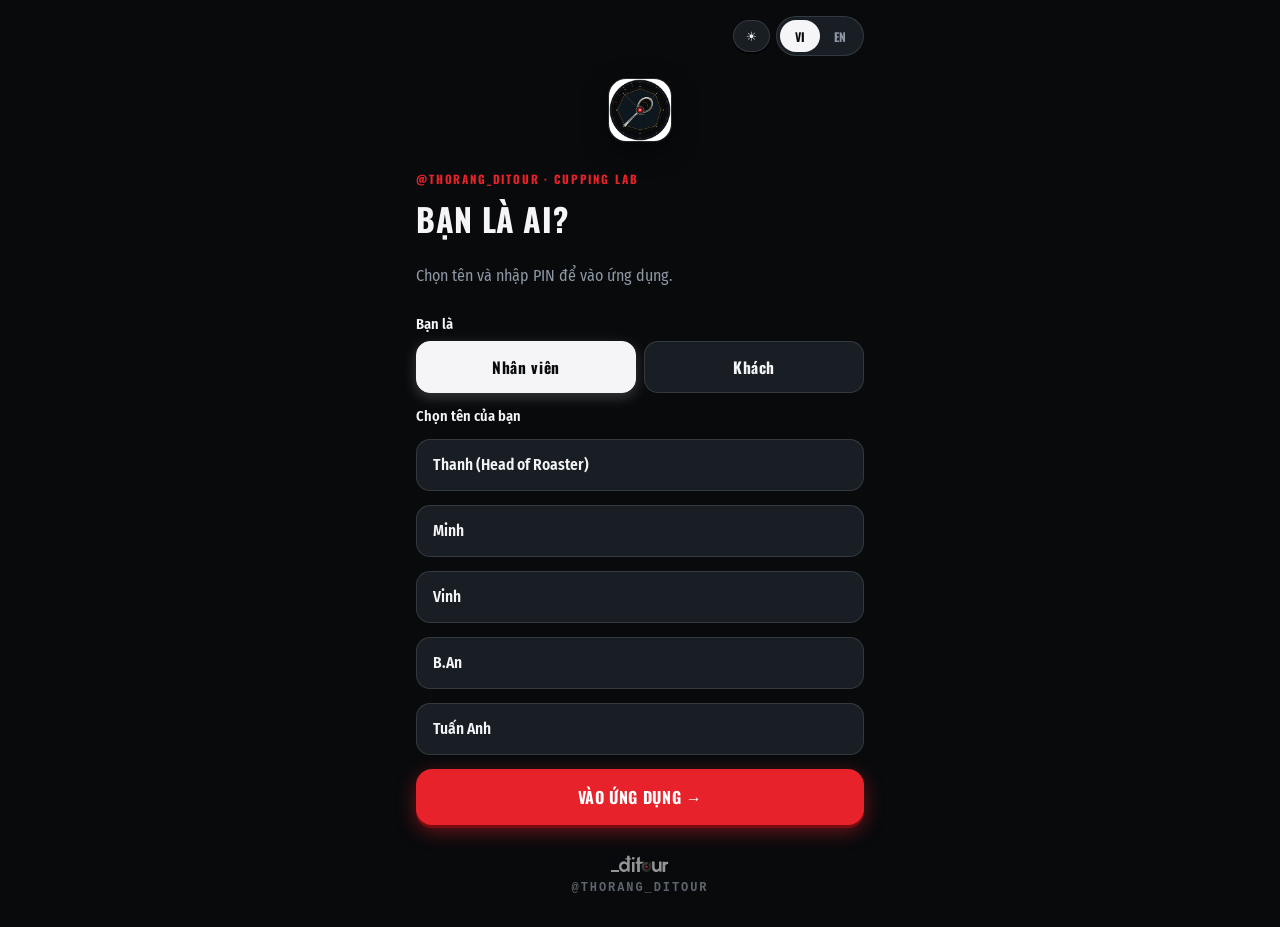
<file: index.html>
<!doctype html>
<html lang="vi">
<head>
<meta charset="utf-8">
<meta name="viewport" content="width=device-width, initial-scale=1, viewport-fit=cover">
<meta name="referrer" content="no-referrer">
<meta name="theme-color" content="#080A0C">
<meta name="apple-mobile-web-app-capable" content="yes">
<meta name="apple-mobile-web-app-status-bar-style" content="black-translucent">
<meta name="apple-mobile-web-app-title" content="Cupping">
<title>Cupping Lab · @thorang_ditour</title>
<link rel="manifest" href="manifest.webmanifest">
<link rel="apple-touch-icon" href="icon-bx-192.png">
<link rel="icon" type="image/png" sizes="192x192" href="icon-bx-192.png">
<link rel="stylesheet" href="styles.css">
</head>
<body>
<div id="app"></div>
<div id="toast" class="toast" role="status" aria-live="polite"></div>
<script src="config.js"></script>
<script src="taxonomy.js"></script>
<script src="i18n.js"></script>
<script src="state.js"></script>
<script src="wheel.js"></script>
<script src="api.js"></script>
<script src="app.js"></script>
<script>
if ('serviceWorker' in navigator) {
  window.addEventListener('load', function() {
    navigator.serviceWorker.register('./sw.js').catch(function() {});
  });
}
</script>
</body>
</html>
</file>
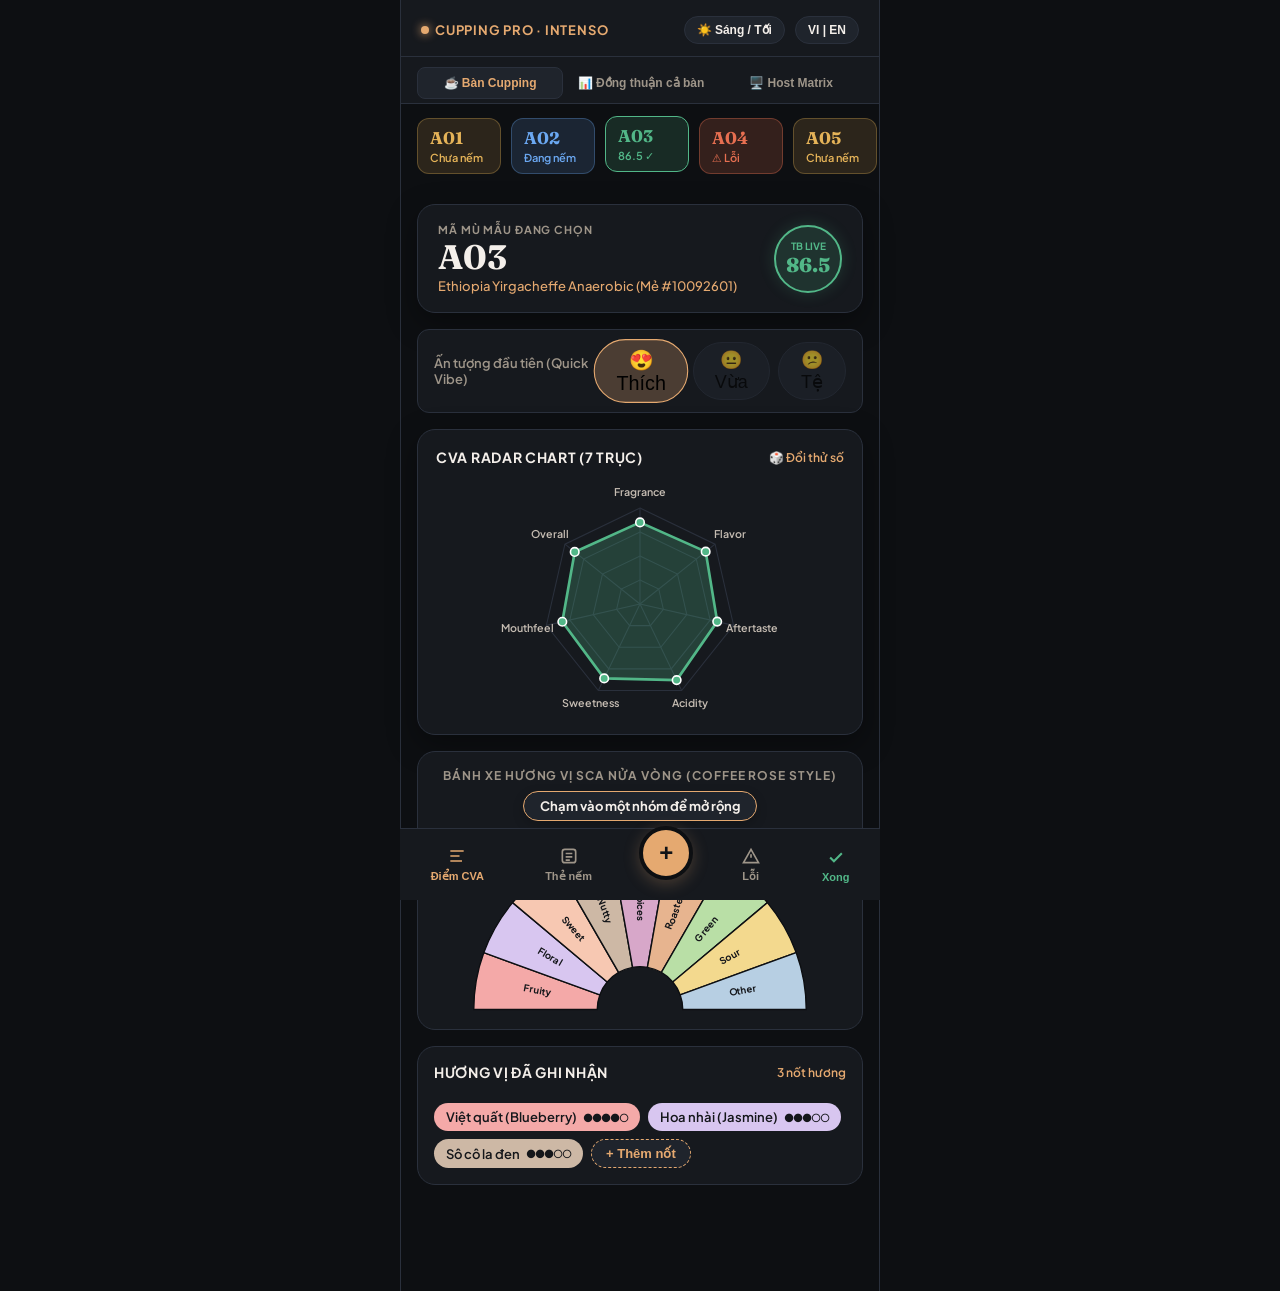
<file: preview-cupping-pro.html>
<!DOCTYPE html>
<html lang="vi">
<head>
<meta charset="utf-8">
<meta name="viewport" content="width=device-width, initial-scale=1, viewport-fit=cover">
<title>Mô phỏng Cupping Pro — Intenso Roastery</title>
<link rel="preconnect" href="https://fonts.googleapis.com">
<link href="https://fonts.googleapis.com/css2?family=Plus+Jakarta+Sans:wght@400;500;600;700;800&family=Fraunces:opsz,wght@9..144,600;9..144,700&display=swap" rel="stylesheet">
<style>
:root {
  --bg: #0D0F12;
  --surface: #16191E;
  --surface-raised: #1F242C;
  --surface-border: #2A303C;
  --text-main: #F4EFEA;
  --text-muted: #9E9589;
  --accent: #E5A970;
  --accent-glow: rgba(229, 169, 112, 0.25);
  --tag-bg: #222832;

  /* 4 Cup Indicator Colors (Coffee Rose inspired) */
  --c-uncupped: #E5B358;
  --c-uncupped-bg: rgba(229, 179, 88, 0.14);
  --c-inprogress: #6BA8F2;
  --c-inprogress-bg: rgba(107, 168, 242, 0.15);
  --c-finished: #52B788;
  --c-finished-bg: rgba(82, 183, 136, 0.16);
  --c-defect: #E76F51;
  --c-defect-bg: rgba(231, 111, 81, 0.18);
  
  --radius-lg: 18px;
  --radius-md: 12px;
  --radius-sm: 8px;
  --shadow: 0 10px 30px rgba(0, 0, 0, 0.35);
  --transition: all 0.25s cubic-bezier(0.16, 1, 0.3, 1);
}

body.light-mode {
  --bg: #F5F1EB;
  --surface: #FFFFFF;
  --surface-raised: #EAE4DC;
  --surface-border: #D8D0C5;
  --text-main: #1D1E20;
  --text-muted: #6B665E;
  --accent: #C87A38;
  --accent-glow: rgba(200, 122, 56, 0.2);
  --tag-bg: #EAE3D9;
  --shadow: 0 8px 24px rgba(0, 0, 0, 0.08);
}

* { box-sizing: border-box; -webkit-tap-highlight-color: transparent; }
body {
  margin: 0;
  padding: 0;
  background: var(--bg);
  color: var(--text-main);
  font-family: 'Plus Jakarta Sans', system-ui, sans-serif;
  min-height: 100vh;
  display: flex;
  justify-content: center;
  transition: background 0.3s ease, color 0.3s ease;
}

.app-container {
  width: 100%;
  max-width: 480px;
  min-height: 100vh;
  background: var(--bg);
  display: flex;
  flex-direction: column;
  position: relative;
  border-left: 1px solid var(--surface-border);
  border-right: 1px solid var(--surface-border);
  padding-bottom: 90px;
}

/* Header */
header {
  padding: 16px 20px 12px;
  display: flex;
  align-items: center;
  justify-content: space-between;
  border-bottom: 1px solid var(--surface-border);
  background: var(--surface);
  position: sticky;
  top: 0;
  z-index: 20;
}
.brand-title {
  font-size: 13px;
  font-weight: 700;
  letter-spacing: 0.06em;
  text-transform: uppercase;
  color: var(--accent);
  display: flex;
  align-items: center;
  gap: 6px;
}
.brand-title::before {
  content: "";
  display: inline-block;
  width: 8px;
  height: 8px;
  border-radius: 50%;
  background: var(--accent);
  box-shadow: 0 0 10px var(--accent);
}
.header-actions {
  display: flex;
  align-items: center;
  gap: 10px;
}
.theme-btn, .lang-btn {
  background: var(--surface-raised);
  border: 1px solid var(--surface-border);
  color: var(--text-main);
  padding: 6px 12px;
  border-radius: 999px;
  font-size: 12px;
  font-weight: 600;
  cursor: pointer;
  display: flex;
  align-items: center;
  gap: 4px;
  transition: var(--transition);
}
.theme-btn:hover { border-color: var(--accent); }

/* Navigation Pills (Màn hình người nếm vs Đồng thuận vs Host) */
.view-nav {
  display: flex;
  padding: 10px 16px 4px;
  gap: 6px;
  background: var(--surface);
  border-bottom: 1px solid var(--surface-border);
}
.nav-pill {
  flex: 1;
  padding: 8px 4px;
  font-size: 12px;
  font-weight: 700;
  text-align: center;
  border-radius: var(--radius-sm);
  background: transparent;
  color: var(--text-muted);
  border: none;
  cursor: pointer;
  transition: var(--transition);
}
.nav-pill.active {
  background: var(--surface-raised);
  color: var(--accent);
  border: 1px solid var(--surface-border);
}

/* 4-Color Cup Chips */
.chips-bar {
  padding: 14px 16px;
  display: flex;
  gap: 10px;
  overflow-x: auto;
  scrollbar-width: none;
}
.chips-bar::-webkit-scrollbar { display: none; }
.cup-chip {
  flex: 0 0 auto;
  min-width: 84px;
  padding: 8px 12px;
  border-radius: var(--radius-md);
  border: 1.5px solid transparent;
  cursor: pointer;
  display: flex;
  flex-direction: column;
  gap: 3px;
  transition: var(--transition);
  position: relative;
}
.cup-chip .code {
  font-family: 'Fraunces', serif;
  font-size: 17px;
  font-weight: 700;
}
.cup-chip .status-text {
  font-size: 11px;
  font-weight: 600;
  display: flex;
  align-items: center;
  gap: 4px;
}
.cup-chip.selected {
  transform: translateY(-2px);
  box-shadow: 0 4px 16px var(--shadow);
}

/* Status variants */
.chip-uncupped {
  background: var(--c-uncupped-bg);
  color: var(--c-uncupped);
  border-color: rgba(229, 179, 88, 0.3);
}
.chip-uncupped.selected { border-color: var(--c-uncupped); }

.chip-inprogress {
  background: var(--c-inprogress-bg);
  color: var(--c-inprogress);
  border-color: rgba(107, 168, 242, 0.3);
}
.chip-inprogress.selected { border-color: var(--c-inprogress); }

.chip-finished {
  background: var(--c-finished-bg);
  color: var(--c-finished);
  border-color: rgba(82, 183, 136, 0.3);
}
.chip-finished.selected { border-color: var(--c-finished); }

.chip-defect {
  background: var(--c-defect-bg);
  color: var(--c-defect);
  border-color: rgba(231, 111, 81, 0.35);
}
.chip-defect.selected { border-color: var(--c-defect); }

/* Main Views */
.view-content {
  display: none;
  padding: 16px;
  flex-direction: column;
  gap: 16px;
}
.view-content.active { display: flex; }

/* Hero Lot Card */
.lot-card {
  background: var(--surface);
  border: 1px solid var(--surface-border);
  border-radius: var(--radius-lg);
  padding: 18px 20px;
  box-shadow: var(--shadow);
  display: flex;
  justify-content: space-between;
  align-items: center;
}
.lot-hero {
  display: flex;
  flex-direction: column;
  gap: 4px;
}
.lot-label {
  font-size: 11px;
  font-weight: 700;
  text-transform: uppercase;
  color: var(--text-muted);
  letter-spacing: 0.08em;
}
.lot-title {
  font-family: 'Fraunces', serif;
  font-size: 34px;
  font-weight: 700;
  line-height: 1;
  color: var(--text-main);
  display: flex;
  align-items: baseline;
  gap: 10px;
}
.revealed-info {
  font-size: 13px;
  font-weight: 500;
  color: var(--accent);
}
.score-badge {
  display: flex;
  flex-direction: column;
  align-items: center;
  justify-content: center;
  width: 68px;
  height: 68px;
  border-radius: 50%;
  background: var(--c-finished-bg);
  border: 2px solid var(--c-finished);
  color: var(--c-finished);
  box-shadow: 0 0 16px rgba(82, 183, 136, 0.2);
}
.score-badge span { font-size: 10px; font-weight: 700; text-transform: uppercase; }
.score-badge b { font-size: 20px; font-weight: 800; font-family: 'Fraunces', serif; }

/* Smile-o-meter / Quick Impression */
.smile-card {
  background: var(--surface);
  border: 1px solid var(--surface-border);
  border-radius: var(--radius-md);
  padding: 12px 16px;
  display: flex;
  align-items: center;
  justify-content: space-between;
}
.smile-label {
  font-size: 13px;
  font-weight: 600;
  color: var(--text-muted);
}
.smile-options {
  display: flex;
  gap: 8px;
}
.smile-btn {
  background: var(--surface-raised);
  border: 1px solid var(--surface-border);
  font-size: 18px;
  padding: 6px 14px;
  border-radius: 999px;
  cursor: pointer;
  transition: var(--transition);
  opacity: 0.6;
}
.smile-btn.active {
  opacity: 1;
  transform: scale(1.1);
  background: var(--accent-glow);
  border-color: var(--accent);
}

/* Radar Chart Card */
.radar-card {
  background: var(--surface);
  border: 1px solid var(--surface-border);
  border-radius: var(--radius-lg);
  padding: 18px;
  display: flex;
  flex-direction: column;
  align-items: center;
  box-shadow: var(--shadow);
}
.card-header {
  width: 100%;
  display: flex;
  justify-content: space-between;
  align-items: center;
  margin-bottom: 10px;
}
.card-header h3 {
  margin: 0;
  font-size: 14px;
  font-weight: 700;
  text-transform: uppercase;
  letter-spacing: 0.05em;
  color: var(--text-main);
}
.card-header .sub {
  font-size: 12px;
  color: var(--accent);
  font-weight: 600;
  cursor: pointer;
}
.radar-container {
  width: 100%;
  max-width: 320px;
  height: 240px;
}

/* Flavor Tags Card */
.flavors-card {
  background: var(--surface);
  border: 1px solid var(--surface-border);
  border-radius: var(--radius-lg);
  padding: 16px;
  display: flex;
  flex-direction: column;
  gap: 12px;
}
.tags-list {
  display: flex;
  flex-wrap: wrap;
  gap: 8px;
}
.tag-item {
  display: inline-flex;
  align-items: center;
  gap: 6px;
  padding: 6px 12px;
  border-radius: 999px;
  font-size: 13px;
  font-weight: 600;
  color: #14161A;
  transition: var(--transition);
  cursor: pointer;
}
.tag-item .dots {
  font-size: 11px;
  letter-spacing: -1px;
}
.add-tag-btn {
  background: var(--surface-raised);
  border: 1px dashed var(--accent);
  color: var(--accent);
  padding: 6px 14px;
  border-radius: 999px;
  font-size: 13px;
  font-weight: 700;
  cursor: pointer;
  display: inline-flex;
  align-items: center;
  gap: 4px;
}

/* Half Wheel Interactive Area */
.wheel-section {
  background: var(--surface);
  border: 1px solid var(--surface-border);
  border-radius: var(--radius-lg);
  padding: 16px 12px 10px;
  display: flex;
  flex-direction: column;
  align-items: center;
  position: relative;
  overflow: hidden;
}
.wheel-title {
  font-size: 12px;
  font-weight: 700;
  text-transform: uppercase;
  letter-spacing: 0.08em;
  color: var(--text-muted);
  margin-bottom: 8px;
}
.wheel-pill {
  background: var(--surface-raised);
  border: 1px solid var(--accent);
  color: var(--text-main);
  padding: 6px 16px;
  border-radius: 999px;
  font-size: 13px;
  font-weight: 700;
  margin-bottom: 8px;
  box-shadow: 0 4px 12px rgba(0,0,0,0.2);
}
.wheel-svg-wrap {
  width: 100%;
  max-width: 380px;
  height: 190px;
}
.wheel-svg-wrap svg {
  width: 100%;
  height: 100%;
  overflow: visible;
}
.wheel-svg-wrap path {
  cursor: pointer;
  transition: opacity 0.2s, stroke-width 0.2s;
  stroke: var(--bg);
  stroke-width: 1.5;
}
.wheel-svg-wrap path:hover {
  filter: brightness(1.15);
  stroke: #FFF;
  stroke-width: 2.5;
}
.wheel-svg-wrap text {
  font-size: 10px;
  font-weight: 700;
  fill: #14161A;
  pointer-events: none;
  font-family: inherit;
}

/* Bottom Bar */
.bottom-bar {
  position: fixed;
  bottom: 0;
  left: 50%;
  transform: translateX(-50%);
  width: 100%;
  max-width: 480px;
  height: 72px;
  background: var(--surface);
  border-top: 1px solid var(--surface-border);
  display: flex;
  align-items: center;
  justify-content: space-around;
  z-index: 30;
  backdrop-filter: blur(12px);
}
.bar-action {
  background: transparent;
  border: none;
  color: var(--text-muted);
  display: flex;
  flex-direction: column;
  align-items: center;
  gap: 4px;
  font-size: 11px;
  font-weight: 700;
  cursor: pointer;
  padding: 8px 14px;
  transition: var(--transition);
}
.bar-action:hover, .bar-action.active {
  color: var(--accent);
}
.fab-btn {
  width: 54px;
  height: 54px;
  border-radius: 50%;
  background: var(--accent);
  color: #121417;
  border: 4px solid var(--bg);
  box-shadow: 0 4px 16px var(--accent-glow);
  display: flex;
  align-items: center;
  justify-content: center;
  cursor: pointer;
  font-size: 24px;
  font-weight: 800;
  margin-top: -24px;
  transition: var(--transition);
}
.fab-btn:hover { transform: scale(1.08); }

/* Panel Consensus View Styling */
.consensus-card {
  background: var(--surface);
  border: 1px solid var(--surface-border);
  border-radius: var(--radius-lg);
  padding: 18px;
}
.consensus-list {
  display: flex;
  flex-direction: column;
  gap: 10px;
  margin-top: 12px;
}
.consensus-row {
  display: flex;
  align-items: center;
  justify-content: space-between;
  padding: 10px 14px;
  background: var(--surface-raised);
  border-radius: var(--radius-md);
  border-left: 4px solid var(--accent);
}
.consensus-info {
  display: flex;
  flex-direction: column;
  gap: 2px;
}
.consensus-name {
  font-weight: 700;
  font-size: 14px;
}
.consensus-cuppers {
  font-size: 11px;
  color: var(--text-muted);
}
.vote-pill {
  padding: 4px 10px;
  border-radius: 999px;
  background: var(--accent-glow);
  color: var(--accent);
  font-size: 12px;
  font-weight: 800;
}

/* Host Matrix View */
.matrix-table {
  width: 100%;
  border-collapse: collapse;
  font-size: 13px;
  margin-top: 8px;
}
.matrix-table th, .matrix-table td {
  padding: 10px 8px;
  text-align: center;
  border-bottom: 1px solid var(--surface-border);
}
.matrix-table th:first-child, .matrix-table td:first-child {
  text-align: left;
  font-weight: 700;
}
.matrix-dot {
  display: inline-block;
  width: 14px;
  height: 14px;
  border-radius: 50%;
}
.matrix-dot.done { background: var(--c-finished); box-shadow: 0 0 6px var(--c-finished); }
.matrix-dot.wip { background: var(--c-inprogress); }
.matrix-dot.none { background: var(--surface-border); }
.matrix-dot.def { background: var(--c-defect); box-shadow: 0 0 6px var(--c-defect); }

</style>
</head>
<body>

<div class="app-container">
  <!-- Header -->
  <header>
    <div class="brand-title">Cupping Pro · Intenso</div>
    <div class="header-actions">
      <button class="theme-btn" id="themeToggle" onclick="toggleTheme()">☀️ Sáng / Tối</button>
      <button class="lang-btn">VI | EN</button>
    </div>
  </header>

  <!-- Navigation Switcher -->
  <nav class="view-nav">
    <button class="nav-pill active" onclick="switchView('cupping')">☕ Bàn Cupping</button>
    <button class="nav-pill" onclick="switchView('consensus')">📊 Đồng thuận cả bàn</button>
    <button class="nav-pill" onclick="switchView('host')">🖥️ Host Matrix</button>
  </nav>

  <!-- 4-Color Status Chips -->
  <div class="chips-bar">
    <div class="cup-chip chip-uncupped" onclick="selectChip(this, 'A01', 0, 'none')">
      <span class="code">A01</span>
      <span class="status-text">Chưa nếm</span>
    </div>
    <div class="cup-chip chip-inprogress" onclick="selectChip(this, 'A02', 7.2, 'wip')">
      <span class="code">A02</span>
      <span class="status-text">Đang nếm</span>
    </div>
    <div class="cup-chip chip-finished selected" onclick="selectChip(this, 'A03', 86.5, 'done')">
      <span class="code">A03</span>
      <span class="status-text">86.5 ✓</span>
    </div>
    <div class="cup-chip chip-defect" onclick="selectChip(this, 'A04', 0, 'defect')">
      <span class="code">A04</span>
      <span class="status-text">⚠️ Lỗi</span>
    </div>
    <div class="cup-chip chip-uncupped" onclick="selectChip(this, 'A05', 0, 'none')">
      <span class="code">A05</span>
      <span class="status-text">Chưa nếm</span>
    </div>
  </div>

  <!-- VIEW 1: BÀN CUPPING CỦA THỢ RANG -->
  <main id="view-cupping" class="view-content active">
    <!-- Hero Lot Card -->
    <div class="lot-card">
      <div class="lot-hero">
        <span class="lot-label">Mã mù mẫu đang chọn</span>
        <div class="lot-title" id="currentSampleCode">A03</div>
        <div class="revealed-info">Ethiopia Yirgacheffe Anaerobic (Mẻ #10092601)</div>
      </div>
      <div class="score-badge">
        <span>TB Live</span>
        <b id="liveScoreValue">86.5</b>
      </div>
    </div>

    <!-- Smile-o-meter: Quick Impression -->
    <div class="smile-card">
      <span class="smile-label">Ấn tượng đầu tiên (Quick Vibe)</span>
      <div class="smile-options">
        <button class="smile-btn active" onclick="setSmile(this)">😍 Thích</button>
        <button class="smile-btn" onclick="setSmile(this)">😐 Vừa</button>
        <button class="smile-btn" onclick="setSmile(this)">😕 Tệ</button>
      </div>
    </div>

    <!-- Live SVG Radar / Spider Chart -->
    <div class="radar-card">
      <div class="card-header">
        <h3>CVA Radar Chart (7 Trục)</h3>
        <span class="sub" onclick="randomizeRadar()">🎲 Đổi thử số</span>
      </div>
      <div class="radar-container">
        <svg viewBox="0 0 300 240" id="radarSvg"></svg>
      </div>
    </div>

    <!-- Flavor Wheel Interactive (Bottom-Up Half Wheel) -->
    <div class="wheel-section">
      <div class="wheel-title">Bánh xe hương vị SCA nửa vòng (Coffee Rose style)</div>
      <div class="wheel-pill" id="wheelPill">Chạm vào một nhóm để mở rộng</div>
      <div class="wheel-svg-wrap">
        <svg viewBox="0 0 400 200" id="wheelSvg"></svg>
      </div>
    </div>

    <!-- Selected Flavor Tags -->
    <div class="flavors-card">
      <div class="card-header">
        <h3>Hương vị đã ghi nhận</h3>
        <span class="sub">3 nốt hương</span>
      </div>
      <div class="tags-list" id="tagsContainer">
        <span class="tag-item" style="background:#F4A9A8;">Việt quất (Blueberry) <span class="dots">●●●●○</span></span>
        <span class="tag-item" style="background:#D8C6F0;">Hoa nhài (Jasmine) <span class="dots">●●●○○</span></span>
        <span class="tag-item" style="background:#CDB8A5;">Sô cô la đen <span class="dots">●●●○○</span></span>
        <button class="add-tag-btn" onclick="addMockTag()">+ Thêm nốt</button>
      </div>
    </div>
  </main>

  <!-- VIEW 2: ĐỒNG THUẬN CẢ BÀN (PANEL CONSENSUS) -->
  <main id="view-consensus" class="view-content">
    <div class="lot-card">
      <div class="lot-hero">
        <span class="lot-label">Tổng kết buổi nếm thứ Sáu</span>
        <div class="lot-title">Mẫu A03</div>
        <div class="revealed-info">4/4 Cupper đã chấm xong · Độ đồng thuận: 91%</div>
      </div>
      <div class="score-badge">
        <span>TB Cả bàn</span>
        <b>86.8</b>
      </div>
    </div>

    <div class="radar-card">
      <div class="card-header">
        <h3>So sánh đa giác 4 cupper</h3>
        <span class="sub" style="font-size:11px;">Thanh (Lam) · Minh (Cam) · An (Tím) · Vinh (Lục)</span>
      </div>
      <div class="radar-container">
        <svg viewBox="0 0 300 240" id="consensusRadarSvg"></svg>
      </div>
    </div>

    <div class="consensus-card">
      <div class="card-header">
        <h3>Nốt hương đồng thuận cao nhất</h3>
        <span class="sub">Xếp theo số phiếu</span>
      </div>
      <div class="consensus-list">
        <div class="consensus-row">
          <div class="consensus-info">
            <span class="consensus-name">🫐 Việt quất (Blueberry)</span>
            <span class="consensus-cuppers">Thanh (4) · Minh (4) · An (5) · Vinh (3)</span>
          </div>
          <span class="vote-pill">4/4 phiếu</span>
        </div>
        <div class="consensus-row">
          <div class="consensus-info">
            <span class="consensus-name">🌸 Hoa nhài (Jasmine)</span>
            <span class="consensus-cuppers">Thanh (3) · An (4) · Minh (3)</span>
          </div>
          <span class="vote-pill">3/4 phiếu</span>
        </div>
        <div class="consensus-row">
          <div class="consensus-info">
            <span class="consensus-name">🍫 Sô cô la đen (Dark Chocolate)</span>
            <span class="consensus-cuppers">Thanh (3) · Vinh (3)</span>
          </div>
          <span class="vote-pill">2/4 phiếu</span>
        </div>
      </div>
    </div>
  </main>

  <!-- VIEW 3: HOST LIVE MATRIX -->
  <main id="view-host" class="view-content">
    <div class="lot-card">
      <div class="lot-hero">
        <span class="lot-label">Quản trị phiên trực tiếp (Host)</span>
        <div class="lot-title" style="font-size:24px;">Tiến độ bàn cupping</div>
        <div class="revealed-info">5 Mẫu · 4 Người nếm · 1 Cảnh báo Defect</div>
      </div>
    </div>

    <div class="consensus-card">
      <div class="card-header">
        <h3>Ma trận thời gian thực (Live Matrix)</h3>
      </div>
      <table class="matrix-table">
        <thead>
          <tr>
            <th>Cupper</th>
            <th>A01</th>
            <th>A02</th>
            <th>A03</th>
            <th>A04</th>
            <th>A05</th>
          </tr>
        </thead>
        <tbody>
          <tr>
            <td>Thanh (Head)</td>
            <td><span class="matrix-dot none"></span></td>
            <td><span class="matrix-dot wip"></span></td>
            <td><span class="matrix-dot done"></span></td>
            <td><span class="matrix-dot def"></span></td>
            <td><span class="matrix-dot none"></span></td>
          </tr>
          <tr>
            <td>Minh (5kg)</td>
            <td><span class="matrix-dot done"></span></td>
            <td><span class="matrix-dot done"></span></td>
            <td><span class="matrix-dot done"></span></td>
            <td><span class="matrix-dot none"></span></td>
            <td><span class="matrix-dot none"></span></td>
          </tr>
          <tr>
            <td>An (QC)</td>
            <td><span class="matrix-dot none"></span></td>
            <td><span class="matrix-dot wip"></span></td>
            <td><span class="matrix-dot done"></span></td>
            <td><span class="matrix-dot def"></span></td>
            <td><span class="matrix-dot none"></span></td>
          </tr>
          <tr>
            <td>Vinh</td>
            <td><span class="matrix-dot none"></span></td>
            <td><span class="matrix-dot none"></span></td>
            <td><span class="matrix-dot done"></span></td>
            <td><span class="matrix-dot none"></span></td>
            <td><span class="matrix-dot none"></span></td>
          </tr>
        </tbody>
      </table>
      <div style="display:flex; gap:12px; font-size:11px; margin-top:14px; justify-content:center; color:var(--text-muted);">
        <span><span class="matrix-dot done"></span> Xong</span>
        <span><span class="matrix-dot wip"></span> Đang nếm</span>
        <span><span class="matrix-dot none"></span> Chưa</span>
        <span><span class="matrix-dot def"></span> Defect!</span>
      </div>
    </div>

    <button style="width:100%; height:50px; background:var(--accent); color:#121417; font-weight:700; border:none; border-radius:var(--radius-md); font-size:15px; cursor:pointer;" onclick="alert('Đã công bố danh tính 5 mẻ rang trên màn hình tất cả cuppers!')">
      🔓 Tiết lộ toàn bộ mã mù (Reveal Coffees)
    </button>
  </main>

  <!-- Bottom Bar Navigation -->
  <nav class="bottom-bar">
    <button class="bar-action active" onclick="switchView('cupping')">
      <svg width="20" height="20" viewBox="0 0 24 24" fill="none" stroke="currentColor" stroke-width="2"><path d="M4 6h16M4 12h11M4 18h14"/></svg>
      <span>Điểm CVA</span>
    </button>
    <button class="bar-action" onclick="alert('Mở danh sách thẻ nếm chi tiết')">
      <svg width="20" height="20" viewBox="0 0 24 24" fill="none" stroke="currentColor" stroke-width="2"><rect x="4" y="4" width="16" height="16" rx="3"/><path d="M8 9h8M8 13h8M8 17h5"/></svg>
      <span>Thẻ nếm</span>
    </button>
    <button class="fab-btn" onclick="alert('Đã mở rộng Bánh xe hương vị nửa vòng!')">+</button>
    <button class="bar-action" onclick="alert('Đã đánh dấu cờ lỗi Defect cho mẫu này!')">
      <svg width="20" height="20" viewBox="0 0 24 24" fill="none" stroke="currentColor" stroke-width="2"><path d="M12 4l9 16H3z"/><path d="M12 10v4M12 17.5v.01"/></svg>
      <span>Lỗi</span>
    </button>
    <button class="bar-action" style="color:var(--c-finished);" onclick="alert('Lưu mẻ A03 thành công! Tự động chuyển sang mẫu A02.')">
      <svg width="20" height="20" viewBox="0 0 24 24" fill="none" stroke="currentColor" stroke-width="2.5"><path d="M5 12.5l4.5 4.5L19 7.5"/></svg>
      <span>Xong</span>
    </button>
  </nav>
</div>

<script>
// Toggle Theme (Sáng / Tối cho phòng rang)
function toggleTheme() {
  document.body.classList.toggle('light-mode');
  const btn = document.getElementById('themeToggle');
  if (document.body.classList.contains('light-mode')) {
    btn.innerHTML = '🌙 Nền tối';
  } else {
    btn.innerHTML = '☀️ Nền sáng';
  }
  drawRadar();
  drawConsensusRadar();
}

// Switch Views
function switchView(viewName) {
  document.querySelectorAll('.view-content').forEach(el => el.classList.remove('active'));
  document.querySelectorAll('.nav-pill').forEach(el => el.classList.remove('active'));
  
  document.getElementById('view-' + viewName).classList.add('active');
  const idx = viewName === 'cupping' ? 0 : viewName === 'consensus' ? 1 : 2;
  document.querySelectorAll('.nav-pill')[idx].classList.add('active');
}

// Select Chip
function selectChip(el, code, score, status) {
  document.querySelectorAll('.cup-chip').forEach(c => c.classList.remove('selected'));
  el.classList.add('selected');
  document.getElementById('currentSampleCode').innerText = code;
  document.getElementById('liveScoreValue').innerText = score > 0 ? score : '—';
}

// Smile-o-meter
function setSmile(btn) {
  document.querySelectorAll('.smile-btn').forEach(b => b.classList.remove('active'));
  btn.classList.add('active');
}

// Add Mock Tag
function addMockTag() {
  const container = document.getElementById('tagsContainer');
  const span = document.createElement('span');
  span.className = 'tag-item';
  span.style.background = '#F3D98E';
  span.innerHTML = 'Vỏ cam (Orange Peel) <span class="dots">●●●●○</span>';
  container.insertBefore(span, container.lastElementChild);
}

// Radar Chart Rendering (7 Axes)
const axes = [
  { name: 'Fragrance', val: 8.5 },
  { name: 'Flavor', val: 8.75 },
  { name: 'Aftertaste', val: 8.25 },
  { name: 'Acidity', val: 8.8 },
  { name: 'Sweetness', val: 8.6 },
  { name: 'Mouthfeel', val: 8.3 },
  { name: 'Overall', val: 8.7 }
];

function drawRadar() {
  const svg = document.getElementById('radarSvg');
  const cx = 150, cy = 120, maxR = 90;
  const n = axes.length;
  let html = '';

  // Background Web concentric rings
  for (let r = 1; r <= 4; r++) {
    const curR = (maxR / 4) * r;
    let pts = [];
    for (let i = 0; i < n; i++) {
      const angle = (Math.PI * 2 / n) * i - Math.PI / 2;
      pts.push(`${cx + curR * Math.cos(angle)},${cy + curR * Math.sin(angle)}`);
    }
    const isLight = document.body.classList.contains('light-mode');
    const ringColor = isLight ? '#DDD6CC' : '#2A303C';
    html += `<polygon points="${pts.join(' ')}" fill="none" stroke="${ringColor}" stroke-width="1" />`;
  }

  // Axes lines + labels
  axes.forEach((ax, i) => {
    const angle = (Math.PI * 2 / n) * i - Math.PI / 2;
    const x = cx + maxR * Math.cos(angle);
    const y = cy + maxR * Math.sin(angle);
    const isLight = document.body.classList.contains('light-mode');
    html += `<line x1="${cx}" y1="${cy}" x2="${x}" y2="${y}" stroke="${isLight ? '#DDD6CC' : '#2A303C'}" stroke-width="1" />`;
    
    // Label
    const tx = cx + (maxR + 18) * Math.cos(angle);
    const ty = cy + (maxR + 14) * Math.sin(angle);
    const textColor = isLight ? '#444' : '#C5BCB2';
    html += `<text x="${tx}" y="${ty}" fill="${textColor}" font-size="10" font-weight="600" text-anchor="middle" dominant-baseline="middle">${ax.name}</text>`;
  });

  // Data polygon
  let dataPts = [];
  axes.forEach((ax, i) => {
    const angle = (Math.PI * 2 / n) * i - Math.PI / 2;
    const valR = (ax.val / 10) * maxR;
    dataPts.push(`${cx + valR * Math.cos(angle)},${cy + valR * Math.sin(angle)}`);
  });
  html += `<polygon points="${dataPts.join(' ')}" fill="rgba(82, 183, 136, 0.25)" stroke="#52B788" stroke-width="2.5" />`;
  
  // Data points
  axes.forEach((ax, i) => {
    const angle = (Math.PI * 2 / n) * i - Math.PI / 2;
    const valR = (ax.val / 10) * maxR;
    html += `<circle cx="${cx + valR * Math.cos(angle)}" cy="${cy + valR * Math.sin(angle)}" r="4" fill="#52B788" stroke="#FFF" stroke-width="1.5" />`;
  });

  svg.innerHTML = html;
}

function randomizeRadar() {
  axes.forEach(a => a.val = Math.round((7.5 + Math.random() * 1.5) * 10) / 10);
  const avg = Math.round(axes.reduce((s, a) => s + a.val, 0) / axes.length * 10) / 10;
  document.getElementById('liveScoreValue').innerText = avg.toFixed(1);
  drawRadar();
}

// Consensus Radar (4 Cuppers polygon overlap)
function drawConsensusRadar() {
  const svg = document.getElementById('consensusRadarSvg');
  const cx = 150, cy = 120, maxR = 90;
  const n = axes.length;
  let html = '';

  for (let r = 1; r <= 4; r++) {
    const curR = (maxR / 4) * r;
    let pts = [];
    for (let i = 0; i < n; i++) {
      const angle = (Math.PI * 2 / n) * i - Math.PI / 2;
      pts.push(`${cx + curR * Math.cos(angle)},${cy + curR * Math.sin(angle)}`);
    }
    const isLight = document.body.classList.contains('light-mode');
    html += `<polygon points="${pts.join(' ')}" fill="none" stroke="${isLight ? '#DDD6CC' : '#2A303C'}" stroke-width="1" />`;
  }

  // 4 Cupper layers
  const cuppers = [
    { name: 'Thanh', color: '#52B788', vals: [8.5, 8.8, 8.2, 8.8, 8.6, 8.3, 8.7] },
    { name: 'Minh', color: '#E5B358', vals: [8.0, 8.5, 8.0, 8.5, 8.4, 8.1, 8.2] },
    { name: 'An', color: '#9B5DE5', vals: [8.8, 9.0, 8.5, 8.9, 8.8, 8.5, 9.0] },
    { name: 'Vinh', color: '#6BA8F2', vals: [8.2, 8.3, 8.1, 8.6, 8.2, 8.0, 8.4] }
  ];

  cuppers.forEach(c => {
    let pts = [];
    c.vals.forEach((v, i) => {
      const angle = (Math.PI * 2 / n) * i - Math.PI / 2;
      const valR = (v / 10) * maxR;
      pts.push(`${cx + valR * Math.cos(angle)},${cy + valR * Math.sin(angle)}`);
    });
    html += `<polygon points="${pts.join(' ')}" fill="none" stroke="${c.color}" stroke-width="2" opacity="0.8" />`;
  });

  axes.forEach((ax, i) => {
    const angle = (Math.PI * 2 / n) * i - Math.PI / 2;
    const tx = cx + (maxR + 18) * Math.cos(angle);
    const ty = cy + (maxR + 14) * Math.sin(angle);
    const isLight = document.body.classList.contains('light-mode');
    html += `<text x="${tx}" y="${ty}" fill="${isLight ? '#444' : '#C5BCB2'}" font-size="10" font-weight="600" text-anchor="middle" dominant-baseline="middle">${ax.name}</text>`;
  });

  svg.innerHTML = html;
}

// Draw Half Flavor Wheel SVG
function drawWheel() {
  const svg = document.getElementById('wheelSvg');
  const cx = 200, cy = 190, r0 = 45, r1 = 175;
  const groups = [
    { name: 'Fruity', color: '#F4A9A8' },
    { name: 'Floral', color: '#D8C6F0' },
    { name: 'Sweet', color: '#F7C8B2' },
    { name: 'Nutty', color: '#CDB8A5' },
    { name: 'Spices', color: '#D7A7C9' },
    { name: 'Roasted', color: '#E7B48F' },
    { name: 'Green', color: '#B9DFA6' },
    { name: 'Sour', color: '#F3D98E' },
    { name: 'Other', color: '#B7CFE3' }
  ];
  
  const step = 180 / groups.length;
  let html = '';

  groups.forEach((g, idx) => {
    const a0 = idx * step;
    const a1 = (idx + 1) * step;
    const rad0 = a0 * Math.PI / 180;
    const rad1 = a1 * Math.PI / 180;
    
    const x0 = cx - r1 * Math.cos(rad0), y0 = cy - r1 * Math.sin(rad0);
    const x1 = cx - r1 * Math.cos(rad1), y1 = cy - r1 * Math.sin(rad1);
    const x2 = cx - r0 * Math.cos(rad1), y2 = cy - r0 * Math.sin(rad1);
    const x3 = cx - r0 * Math.cos(rad0), y3 = cy - r0 * Math.sin(rad0);

    const d = `M ${x0.toFixed(1)} ${y0.toFixed(1)} A ${r1} ${r1} 0 0 1 ${x1.toFixed(1)} ${y1.toFixed(1)} L ${x2.toFixed(1)} ${y2.toFixed(1)} A ${r0} ${r0} 0 0 0 ${x3.toFixed(1)} ${y3.toFixed(1)} Z`;
    
    const midAngle = (a0 + a1) / 2;
    const midRad = midAngle * Math.PI / 180;
    const rm = (r0 + r1) / 2;
    const tx = cx - rm * Math.cos(midRad);
    const ty = cy - rm * Math.sin(midRad);
    const rot = midAngle <= 90 ? midAngle : midAngle - 180;

    html += `<path d="${d}" fill="${g.color}" onclick="selectWheelGroup('${g.name}')"></path>`;
    html += `<text x="${tx.toFixed(1)}" y="${ty.toFixed(1)}" transform="rotate(${rot.toFixed(1)} ${tx.toFixed(1)} ${ty.toFixed(1)})" text-anchor="middle" dominant-baseline="middle">${g.name}</text>`;
  });

  svg.innerHTML = html;
}

function selectWheelGroup(name) {
  document.getElementById('wheelPill').innerText = `Đang chọn nhóm: ${name} (chạm để chọn độ đậm 1–5)`;
}

// Initial renders
drawRadar();
drawConsensusRadar();
drawWheel();
</script>

</body>
</html>
</file>
<file: styles.css>
@font-face{font-family:"Fira Sans Condensed";font-style:normal;font-weight:400;font-display:swap;src:url(fonts/fira-vietnamese-400.woff2) format("woff2");unicode-range:U+0102-0103, U+0110-0111, U+0128-0129, U+0168-0169, U+01A0-01A1, U+01AF-01B0, U+0300-0301, U+0303-0304, U+0308-0309, U+0323, U+0329, U+1EA0-1EF9, U+20AB}
@font-face{font-family:"Fira Sans Condensed";font-style:normal;font-weight:400;font-display:swap;src:url(fonts/fira-latin-ext-400.woff2) format("woff2");unicode-range:U+0100-02BA, U+02BD-02C5, U+02C7-02CC, U+02CE-02D7, U+02DD-02FF, U+0304, U+0308, U+0329, U+1D00-1DBF, U+1E00-1E9F, U+1EF2-1EFF, U+2020, U+20A0-20AB, U+20AD-20C4, U+2113, U+2C60-2C7F, U+A720-A7FF}
@font-face{font-family:"Fira Sans Condensed";font-style:normal;font-weight:400;font-display:swap;src:url(fonts/fira-latin-400.woff2) format("woff2");unicode-range:U+0000-00FF, U+0131, U+0152-0153, U+02BB-02BC, U+02C6, U+02DA, U+02DC, U+0304, U+0308, U+0329, U+2000-206F, U+20AC, U+2122, U+2191, U+2193, U+2212, U+2215, U+FEFF, U+FFFD}
@font-face{font-family:"Fira Sans Condensed";font-style:normal;font-weight:500;font-display:swap;src:url(fonts/fira-vietnamese-500.woff2) format("woff2");unicode-range:U+0102-0103, U+0110-0111, U+0128-0129, U+0168-0169, U+01A0-01A1, U+01AF-01B0, U+0300-0301, U+0303-0304, U+0308-0309, U+0323, U+0329, U+1EA0-1EF9, U+20AB}
@font-face{font-family:"Fira Sans Condensed";font-style:normal;font-weight:500;font-display:swap;src:url(fonts/fira-latin-ext-500.woff2) format("woff2");unicode-range:U+0100-02BA, U+02BD-02C5, U+02C7-02CC, U+02CE-02D7, U+02DD-02FF, U+0304, U+0308, U+0329, U+1D00-1DBF, U+1E00-1E9F, U+1EF2-1EFF, U+2020, U+20A0-20AB, U+20AD-20C4, U+2113, U+2C60-2C7F, U+A720-A7FF}
@font-face{font-family:"Fira Sans Condensed";font-style:normal;font-weight:500;font-display:swap;src:url(fonts/fira-latin-500.woff2) format("woff2");unicode-range:U+0000-00FF, U+0131, U+0152-0153, U+02BB-02BC, U+02C6, U+02DA, U+02DC, U+0304, U+0308, U+0329, U+2000-206F, U+20AC, U+2122, U+2191, U+2193, U+2212, U+2215, U+FEFF, U+FFFD}
@font-face{font-family:"Fira Sans Condensed";font-style:normal;font-weight:600;font-display:swap;src:url(fonts/fira-vietnamese-600.woff2) format("woff2");unicode-range:U+0102-0103, U+0110-0111, U+0128-0129, U+0168-0169, U+01A0-01A1, U+01AF-01B0, U+0300-0301, U+0303-0304, U+0308-0309, U+0323, U+0329, U+1EA0-1EF9, U+20AB}
@font-face{font-family:"Fira Sans Condensed";font-style:normal;font-weight:600;font-display:swap;src:url(fonts/fira-latin-ext-600.woff2) format("woff2");unicode-range:U+0100-02BA, U+02BD-02C5, U+02C7-02CC, U+02CE-02D7, U+02DD-02FF, U+0304, U+0308, U+0329, U+1D00-1DBF, U+1E00-1E9F, U+1EF2-1EFF, U+2020, U+20A0-20AB, U+20AD-20C4, U+2113, U+2C60-2C7F, U+A720-A7FF}
@font-face{font-family:"Fira Sans Condensed";font-style:normal;font-weight:600;font-display:swap;src:url(fonts/fira-latin-600.woff2) format("woff2");unicode-range:U+0000-00FF, U+0131, U+0152-0153, U+02BB-02BC, U+02C6, U+02DA, U+02DC, U+0304, U+0308, U+0329, U+2000-206F, U+20AC, U+2122, U+2191, U+2193, U+2212, U+2215, U+FEFF, U+FFFD}
@font-face{font-family:"Fira Sans Condensed";font-style:normal;font-weight:700;font-display:swap;src:url(fonts/fira-vietnamese-700.woff2) format("woff2");unicode-range:U+0102-0103, U+0110-0111, U+0128-0129, U+0168-0169, U+01A0-01A1, U+01AF-01B0, U+0300-0301, U+0303-0304, U+0308-0309, U+0323, U+0329, U+1EA0-1EF9, U+20AB}
@font-face{font-family:"Fira Sans Condensed";font-style:normal;font-weight:700;font-display:swap;src:url(fonts/fira-latin-ext-700.woff2) format("woff2");unicode-range:U+0100-02BA, U+02BD-02C5, U+02C7-02CC, U+02CE-02D7, U+02DD-02FF, U+0304, U+0308, U+0329, U+1D00-1DBF, U+1E00-1E9F, U+1EF2-1EFF, U+2020, U+20A0-20AB, U+20AD-20C4, U+2113, U+2C60-2C7F, U+A720-A7FF}
@font-face{font-family:"Fira Sans Condensed";font-style:normal;font-weight:700;font-display:swap;src:url(fonts/fira-latin-700.woff2) format("woff2");unicode-range:U+0000-00FF, U+0131, U+0152-0153, U+02BB-02BC, U+02C6, U+02DA, U+02DC, U+0304, U+0308, U+0329, U+2000-206F, U+20AC, U+2122, U+2191, U+2193, U+2212, U+2215, U+FEFF, U+FFFD}
@font-face{font-family:"Oswald";font-style:normal;font-weight:500 600 700;font-display:swap;src:url(fonts/oswald-vietnamese.woff2) format("woff2");unicode-range:U+0102-0103, U+0110-0111, U+0128-0129, U+0168-0169, U+01A0-01A1, U+01AF-01B0, U+0300-0301, U+0303-0304, U+0308-0309, U+0323, U+0329, U+1EA0-1EF9, U+20AB}
@font-face{font-family:"Oswald";font-style:normal;font-weight:500 600 700;font-display:swap;src:url(fonts/oswald-latin-ext.woff2) format("woff2");unicode-range:U+0100-02BA, U+02BD-02C5, U+02C7-02CC, U+02CE-02D7, U+02DD-02FF, U+0304, U+0308, U+0329, U+1D00-1DBF, U+1E00-1E9F, U+1EF2-1EFF, U+2020, U+20A0-20AB, U+20AD-20C4, U+2113, U+2C60-2C7F, U+A720-A7FF}
@font-face{font-family:"Oswald";font-style:normal;font-weight:500 600 700;font-display:swap;src:url(fonts/oswald-latin.woff2) format("woff2");unicode-range:U+0000-00FF, U+0131, U+0152-0153, U+02BB-02BC, U+02C6, U+02DA, U+02DC, U+0304, U+0308, U+0329, U+2000-206F, U+20AC, U+2122, U+2191, U+2193, U+2212, U+2215, U+FEFF, U+FFFD}

/* ========================================================
   PORSCHE TELEMETRY COCKPIT & ARCHIVAL JOURNAL
   CHÍNH THỨC ĐƯỢC HEAD OF ROASTER PHÊ DUYỆT (01/11/2026)
   ======================================================== */
:root {
  --bg: #080A0C;
  --surface: #12161A;
  --surface2: #181E24;
  --surface3: #222933;
  --bar: rgba(10, 13, 16, 0.94);
  --line: rgba(255, 255, 255, 0.12);
  --line2: rgba(255, 255, 255, 0.18);
  --text: #F5F5F7;
  --muted: #8E98A4;
  --soft: #C5CBD3;
  --accent: #F5F5F7;
  --accent-rgb: 245, 245, 247;
  --accent-glow: rgba(245, 245, 247, 0.2);
  --porsche-red: #E8222A;
  --red: #E8222A;
  --red-hover: #C51A20;
  --ok: #4EDEA3;
  --bad: #E8222A;
  --ink: #080A0C;

  /* 4 Trạng thái cốc Telemetry */
  --c-uncupped: #E5B358;
  --c-uncupped-bg: rgba(229, 179, 88, 0.14);
  --c-inprogress: #FF9F1C;
  --c-inprogress-bg: rgba(255, 159, 28, 0.16);
  --c-finished: #4EDEA3;
  --c-finished-bg: rgba(78, 222, 163, 0.16);
  --c-defect: #E8222A;
  --c-defect-bg: rgba(232, 34, 42, 0.18);

  /* Chuyển động lò xo & Tốc độ phản hồi (theo tieu_chuan_tham_my.md) */
  --ease-spring: cubic-bezier(0.16, 1, 0.3, 1);
  --ease-spring-bounce: cubic-bezier(0.34, 1.56, 0.64, 1);
  --duration-tap: 0.12s;
  --duration-drawer: 0.32s;
}

body.light-mode {
  --bg: #F4F5F2;
  --surface: #FFFFFF;
  --surface2: #E8ECE6;
  --surface3: #DCE2DA;
  --bar: rgba(244, 245, 242, 0.94);
  --line: #CDD4CC;
  --line2: #B8C0B6;
  --text: #080A0C;
  --muted: #4A524A;
  --soft: #2D352E;
  --accent: #080A0C;
  --accent-rgb: 8, 10, 12;
  --porsche-red: #C51A20;
  --red: #C51A20;
  --ok: #1E824C;
  --bad: #C51A20;
  --ink: #FFFFFF;
}

* { box-sizing: border-box; }
html, body {
  margin: 0;
  background-color: var(--bg);
  background-image: 
    radial-gradient(circle at 50% 0%, rgba(232, 34, 42, 0.14) 0%, transparent 60%),
    radial-gradient(circle at 80% 90%, rgba(10, 27, 43, 0.6) 0%, transparent 60%),
    repeating-linear-gradient(45deg, rgba(255,255,255,0.012) 0, rgba(255,255,255,0.012) 1px, transparent 0, transparent 4px),
    #080A0C;
  background-attachment: fixed;
  color: var(--text);
  font-family: "Fira Sans Condensed", system-ui, sans-serif;
  touch-action: manipulation;
  -webkit-tap-highlight-color: transparent;
  transition: background 0.25s, color 0.25s;
}
body.light-mode {
  background-image: 
    radial-gradient(circle at 50% 0%, rgba(197, 26, 32, 0.05) 0%, transparent 50%),
    #F4F5F2;
}

button, input, textarea, select, .chip, .mode-tab, .cta, .cta-solo, .cta-measure, .cta-copy, .nav-hub-btn, .theme-btn, .smile-btn, .role, .pick, .all-done-banner, .solo-purpose-btn, .today-session-item {
  touch-action: manipulation; -webkit-tap-highlight-color: transparent;
}
button, input, textarea { font-family: inherit; }
button { cursor: pointer; }
button:disabled { cursor: default; opacity: 0.45; }
button:focus-visible, input:focus-visible, textarea:focus-visible { outline: 2px solid var(--accent); outline-offset: 2px; }
.muted { color: var(--muted); } .small { font-size: 12px; }
.center { min-height: 100vh; display: flex; align-items: center; justify-content: center; padding: calc(24px + env(safe-area-inset-top)) 24px 24px; text-align: center; line-height: 1.5; }

.screen { max-width: 480px; margin: 0 auto; min-height: 100vh; padding: calc(16px + env(safe-area-inset-top)) 16px 120px; display: flex; flex-direction: column; gap: 14px; }
.entry { padding-bottom: 24px; }
.kicker { margin: 0; font-size: 11.5px; font-weight: 700; letter-spacing: 0.16em; text-transform: uppercase; color: var(--porsche-red); font-family: Oswald, sans-serif; }
.title { margin: 0; font-family: Oswald, "Fira Sans Condensed", sans-serif; font-size: 32px; font-weight: 700; line-height: 1.1; letter-spacing: 0.02em; text-transform: uppercase; }
.label { font-size: 14.5px; font-weight: 600; display: flex; flex-direction: column; gap: 8px; }
.label input { height: 52px; padding: 0 16px; border-radius: 14px; border: 1px solid var(--line2); background: var(--surface2); color: var(--text); font-size: 16px; outline: none; transition: border-color 0.2s, box-shadow 0.2s; }
.label input:focus { border-color: var(--text); box-shadow: 0 0 0 2px rgba(var(--accent-rgb), 0.2); }
.seg2 { display: grid; grid-template-columns: 1fr 1fr; gap: 8px; }
.role, .pick { min-height: 52px; border-radius: 14px; border: 1px solid var(--line); background: var(--surface2); color: var(--text); font-size: 15.5px; font-weight: 600; padding: 0 16px; text-align: left; transition: transform var(--duration-tap) var(--ease-spring), border-color 0.2s; }
.role { text-align: center; font-weight: 700; font-family: Oswald, sans-serif; letter-spacing: 0.04em; }
.role.on { background: var(--text); color: var(--bg); border-color: var(--text); box-shadow: 0 4px 14px rgba(255, 255, 255, 0.2); }
.pick.on { background: var(--surface3); border: 2px solid var(--text); box-shadow: 0 0 14px rgba(255, 255, 255, 0.15); }
.role:active, .pick:active { transform: scale(0.97); }

.cta {
  margin-top: auto; min-height: 56px; border-radius: 16px; border: none;
  background: var(--porsche-red); color: #FFFFFF; font-size: 16px; font-weight: 700;
  letter-spacing: 0.04em; text-transform: uppercase; font-family: Oswald, sans-serif;
  box-shadow: 0 3px 0 #7A0B10, 0 6px 20px rgba(232, 34, 42, 0.45);
  transition: transform var(--duration-tap) var(--ease-spring), filter 0.15s;
}
.cta:active { transform: scale(0.97) translateY(2px); box-shadow: 0 1px 0 #7A0B10; filter: brightness(0.92); }

.toprow { display: flex; align-items: center; justify-content: space-between; gap: 8px; }
.sync { display: flex; align-items: center; gap: 8px; font-size: 12.5px; font-weight: 700; color: var(--ok); letter-spacing: 0.03em; }
.sync::before { content: ""; width: 8px; height: 8px; border-radius: 999px; background: currentColor; box-shadow: 0 0 8px currentColor; }
.sync.busy { color: var(--wip); } .sync.off { color: var(--bad); }
.who { border: none; background: transparent; color: var(--muted); font-size: 13px; font-weight: 600; min-height: 44px; padding: 0 4px; }
.top-controls { display: flex; align-items: center; gap: 6px; }
.theme-btn { border: 1px solid var(--line); background: var(--surface2); color: var(--text); border-radius: 999px; height: 32px; padding: 0 12px; font-size: 12.5px; font-weight: 600; cursor: pointer; display: flex; align-items: center; justify-content: center; box-shadow: 0 2px 0 #000; transition: border-color 0.2s, transform var(--duration-tap) var(--ease-spring); }
.theme-btn:active { transform: scale(0.95); }
.theme-btn:hover { border-color: var(--text); }
.lang { display: flex; padding: 3px; border-radius: 999px; background: var(--surface2); border: 1px solid var(--line); }
body.light-mode .lang { background: #E8ECE6; }
.lang button { min-width: 40px; height: 32px; border-radius: 999px; border: none; background: transparent; color: var(--muted); font-size: 12px; font-weight: 700; font-family: Oswald, sans-serif; }
.lang button.on { background: var(--text); color: var(--bg); font-weight: 700; }

/* Chips Bar */
.chips { display: flex; gap: 8px; overflow-x: auto; padding-bottom: 6px; scrollbar-width: none; }
.chips::-webkit-scrollbar { display: none; }
.chip {
  flex: 0 0 auto; min-width: 82px; height: 50px; padding: 4px 10px;
  border-radius: 12px; border: 1.5px solid rgba(255, 255, 255, 0.12);
  background: #14181E; color: var(--text);
  display: flex; flex-direction: column; align-items: center; justify-content: center; gap: 2px;
  cursor: pointer; box-shadow: 0 4px 12px rgba(0, 0, 0, 0.4);
  transition: transform var(--duration-tap) var(--ease-spring), box-shadow 0.2s, border-color 0.2s;
}
.chip:active { transform: scale(0.95); }
.chip b { font-size: 16px; font-family: Oswald, sans-serif; line-height: 1; font-weight: 700; }
.chip span { font-size: 11px; font-weight: 600; opacity: 0.9; }

.chip.chip-uncupped { background: var(--c-uncupped-bg); color: var(--c-uncupped); border-color: rgba(229, 179, 88, 0.35); }
.chip.chip-inprogress { background: var(--c-inprogress-bg); color: var(--c-inprogress); border-color: rgba(255, 159, 28, 0.4); }
.chip.chip-finished, .chip.saved { background: var(--c-finished-bg); color: var(--c-finished); border-color: rgba(78, 222, 163, 0.4); }
.chip.chip-defect { background: var(--c-defect-bg); color: #FFA5A8; border-color: var(--porsche-red); }
.chip.on {
  transform: translateY(-2px);
  border-color: #F5F5F7 !important;
  box-shadow: 0 6px 18px rgba(255, 255, 255, 0.2), inset 0 1px 0 rgba(255, 255, 255, 0.3);
}
.chip.on.chip-finished { border-color: var(--c-finished) !important; box-shadow: 0 6px 18px rgba(78, 222, 163, 0.35); }
.chip.on.chip-defect { border-color: var(--porsche-red) !important; box-shadow: 0 6px 18px rgba(232, 34, 42, 0.4); }

.headline { display: flex; align-items: flex-end; justify-content: space-between; }
.code { font-family: Oswald, "Fira Sans Condensed", sans-serif; font-size: 38px; font-weight: 700; line-height: 1; letter-spacing: 0.02em; }
.liveavg { font-size: 16px; font-weight: 700; color: #4EDEA3; margin-left: 12px; font-family: Oswald, sans-serif; }
.icons { display: flex; gap: 6px; }
.icon { width: 44px; height: 44px; border-radius: 12px; border: 1px solid var(--line); background: var(--surface2); color: var(--text); display: flex; align-items: center; justify-content: center; }

/* Quick impression / smile-o-meter */
.smile-card {
  display: flex; align-items: center; justify-content: space-between;
  padding: 12px 16px; border-radius: 16px; border: 1px solid var(--line);
  border-left: 3.5px solid var(--porsche-red);
  background: linear-gradient(135deg, rgba(20, 24, 30, 0.92) 0%, rgba(11, 14, 18, 0.96) 100%);
  box-shadow: 0 14px 40px rgba(0, 0, 0, 0.75), inset 0 1px 0 rgba(255, 255, 255, 0.16);
}
.smile-label { font-size: 13px; font-weight: 700; color: var(--muted); text-transform: uppercase; letter-spacing: 0.05em; }
.smile-options { display: flex; gap: 8px; }
.smile-btn { background: var(--surface2); border: 1px solid var(--line); color: var(--text); font-size: 13px; font-weight: 600; padding: 6px 14px; border-radius: 999px; cursor: pointer; opacity: 0.7; transition: transform var(--duration-tap) var(--ease-spring), opacity 0.2s, background 0.2s, color 0.2s; }
.smile-btn:active { transform: scale(0.94); }
.smile-btn.active { opacity: 1; transform: scale(1.05); background: var(--text); border-color: var(--text); color: var(--bg); font-weight: 700; box-shadow: 0 0 12px rgba(255, 255, 255, 0.3); }

/* Bento Cards (Porsche GT3 RS Cockpit) */
.card {
  display: flex; flex-direction: column; gap: 10px; padding: 16px;
  border-radius: 16px; border: 1px solid var(--line);
  border-left: 3.5px solid var(--porsche-red);
  background: linear-gradient(135deg, rgba(20, 24, 30, 0.92) 0%, rgba(11, 14, 18, 0.96) 100%);
  color: var(--text); text-align: left; font-size: 14px;
  box-shadow: 0 16px 44px rgba(0, 0, 0, 0.8), inset 0 1px 0 rgba(255, 255, 255, 0.16);
  position: relative;
}
.card::after {
  content: '';
  position: absolute; top: 0; right: 0;
  width: 28px; height: 28px;
  background: linear-gradient(135deg, transparent 50%, rgba(232, 34, 42, 0.12) 50%);
  border-top-right-radius: 15px;
  pointer-events: none;
}
.card h2 { margin: 0; font-family: Oswald, sans-serif; font-size: 15px; font-weight: 700; display: flex; justify-content: space-between; text-transform: uppercase; letter-spacing: 0.04em; }
.card h2 em { font-style: normal; color: #4EDEA3; }
.card.dashed { border-style: dashed; background: transparent; color: var(--muted); line-height: 1.5; border-left-style: dashed; }

.radar-wrap { width: 100%; max-width: 280px; height: 180px; margin: 4px auto 8px; filter: drop-shadow(0 8px 24px rgba(0, 0, 0, 0.7)); }
.radar-svg { width: 100%; height: 100%; overflow: visible; display: block; }

.mini { display: grid; grid-template-columns: repeat(7, minmax(0, 1fr)); gap: 6px; }
.mini div { display: flex; flex-direction: column; align-items: center; gap: 4px; font-size: 10px; color: var(--muted); font-weight: 600; text-transform: uppercase; }
.mini b { width: 100%; height: 38px; border-radius: 8px; display: flex; align-items: center; justify-content: center; font-size: 16px; font-family: Oswald, sans-serif; font-weight: 700; background: #181C20; color: var(--text); border: 1px solid var(--line); box-shadow: inset 0 1px 3px rgba(0,0,0,0.4); }
body.light-mode .mini b { background: #E8ECE6; }
.mini b.empty { background: transparent; color: #6B7280; border: 1px dashed var(--line2); }
.tags { display: flex; flex-wrap: wrap; gap: 8px; }
.tag { display: flex; align-items: center; gap: 8px; padding: 6px 14px; border-radius: 999px; font-size: 13px; font-weight: 600; color: var(--ink); box-shadow: 0 2px 6px rgba(0,0,0,0.3); }
.tag.def { background: #3A1417; color: #FFA5A8; border: 1px solid var(--porsche-red); }

/* Floating Aerospace Dock */
.bar {
  position: fixed; left: 0; right: 0; bottom: 0;
  height: calc(64px + env(safe-area-inset-bottom) * 0.35);
  background: var(--bar);
  backdrop-filter: blur(28px) saturate(180%);
  -webkit-backdrop-filter: blur(28px) saturate(180%);
  border-top: 1px solid var(--line);
  box-shadow: 0 -8px 30px rgba(0, 0, 0, 0.7);
  display: flex; padding-bottom: calc(env(safe-area-inset-bottom) * 0.35);
  z-index: 99;
}
body.light-mode .bar { border-top-color: #CDD4CC; }
.bar .half { flex: 1; display: flex; }
.bar .tab {
  flex: 1; border: none; background: transparent; color: var(--muted);
  font-size: 11.5px; font-weight: 700; text-transform: uppercase; letter-spacing: 0.05em;
  display: flex; flex-direction: column; align-items: center; justify-content: center; gap: 4px;
  transition: color 0.15s, transform var(--duration-tap) var(--ease-spring);
}
.bar .tab:active { transform: scale(0.95); }
.bar .tab.go { color: #F5F5F7; }
.bar .mid { width: 84px; position: relative; }
.fab {
  position: absolute; left: 10px; top: -28px; width: 64px; height: 64px;
  border-radius: 999px; border: 4px solid #080A0C;
  background: linear-gradient(135deg, #4EDEA3 0%, #2A9D8F 100%);
  color: #0A1B2B;
  box-shadow: 0 10px 28px rgba(78, 222, 163, 0.55), inset 0 2px 3px rgba(255, 255, 255, 0.7);
  display: flex; align-items: center; justify-content: center; cursor: pointer;
  transition: transform var(--duration-tap) var(--ease-spring), box-shadow 0.2s;
}
.fab:active { transform: scale(0.94); box-shadow: 0 4px 14px rgba(78, 222, 163, 0.4); }

/* Slide-out Cassette Sheet Drawer */
@keyframes scrimFadeIn { from { opacity: 0; } to { opacity: 1; } }
@keyframes sheetSlideUp { from { transform: translate3d(0, 100%, 0); opacity: 0.85; } to { transform: translate3d(0, 0, 0); opacity: 1; } }
.scrim { position: fixed; inset: 0; background: rgba(5, 7, 9, 0.8); backdrop-filter: blur(6px); -webkit-backdrop-filter: blur(6px); z-index: 100; animation: scrimFadeIn 0.22s var(--ease-spring) forwards; }
.sheet {
  position: fixed; left: 0; right: 0; bottom: 0; max-height: 88vh;
  overflow-y: auto; z-index: 101; max-width: 480px; margin: 0 auto;
  padding: 8px 16px calc(24px + env(safe-area-inset-bottom));
  border-radius: 20px 20px 0 0;
  background: rgba(14, 17, 21, 0.98);
  border-top: 2.5px solid var(--porsche-red);
  display: flex; flex-direction: column; gap: 12px;
  box-shadow: 0 -16px 50px rgba(0, 0, 0, 0.9);
  backdrop-filter: blur(28px); -webkit-backdrop-filter: blur(28px);
  animation: sheetSlideUp var(--duration-drawer) var(--ease-spring) forwards;
  will-change: transform;
}
.sheet-handle {
  width: 38px; height: 5px; border-radius: 999px;
  background: var(--porsche-red); margin: 2px auto 6px; flex-shrink: 0;
}
@keyframes sheetSlideDown { from { transform: translate3d(0, 0, 0); } to { transform: translate3d(0, 100%, 0); } }
@keyframes scrimFadeOut { from { opacity: 1; } to { opacity: 0; } }
.sheet.settled, .scrim.settled { animation: none; will-change: auto; }
.sheet.leaving { animation: sheetSlideDown 0.24s cubic-bezier(0.4, 0, 1, 1) forwards; pointer-events: none; }
.scrim.leaving { animation: scrimFadeOut 0.24s ease forwards; pointer-events: none; }

.sheet-head { display: flex; align-items: center; justify-content: space-between; font-size: 18px; font-weight: 700; font-family: Oswald, sans-serif; text-transform: uppercase; letter-spacing: 0.03em; }
.sheet-head button { width: 44px; height: 44px; border-radius: 12px; border: 1px solid var(--line); background: var(--surface2); color: var(--text); font-size: 20px; cursor: pointer; transition: transform var(--duration-tap) var(--ease-spring); }
.sheet-head button:active { transform: scale(0.92); }

.row-label { display: flex; justify-content: space-between; font-size: 14px; font-weight: 700; }
.row-label span { font-size: 11px; font-weight: 600; color: var(--muted); text-transform: uppercase; letter-spacing: 0.05em; }

/* 7 hàng phím bấm 1..9 Tactile Racing Switchgear */
.nine { display: grid; grid-template-columns: repeat(9, minmax(0, 1fr)); gap: 5px; margin: 6px 0 10px; }
.nine button {
  height: 42px; border-radius: 6px; border: 1px solid rgba(255, 255, 255, 0.1);
  background: #181C20; color: #F5F5F7;
  font-family: Oswald, sans-serif; font-size: 16px; font-weight: 700;
  padding: 0; cursor: pointer;
  box-shadow: 0 3px 0 #0A0D0F, inset 0 1px 0 rgba(255, 255, 255, 0.12);
  transition: transform var(--duration-tap) var(--ease-spring), background 0.12s, border-color 0.12s, box-shadow 0.12s;
}
.nine button:active { transform: scale(0.92) translateY(2px); box-shadow: 0 1px 0 #0A0D0F; }
.nine.big button { height: 52px; }

/* Phím số 9 kích hoạt vạch đỏ Redline */
.nine button:nth-child(9) {
  border-color: rgba(232, 34, 42, 0.45); color: #FFA5A8;
}
.nine button:nth-child(9).on {
  background: #E8222A !important; border-color: #E8222A !important;
  color: #FFFFFF !important; box-shadow: 0 2px 0 #7A0B10, 0 0 18px rgba(232, 34, 42, 0.8) !important;
}
.nine button.on {
  background: #F5F5F7; border-color: #F5F5F7; color: #080A0C;
  font-weight: 700; box-shadow: 0 2px 0 #A0A5AA, 0 0 14px rgba(255, 255, 255, 0.7);
}

.ends { display: flex; justify-content: space-between; font-size: 11.5px; color: var(--muted); font-weight: 600; text-transform: uppercase; letter-spacing: 0.04em; }
.qtext { font-family: "Fira Sans Condensed", system-ui, sans-serif; font-size: 22px; font-weight: 600; line-height: 1.3; min-height: 90px; }
.qdots { display: flex; gap: 6px; justify-content: center; }
.qdots i { width: 8px; height: 8px; border-radius: 999px; background: var(--line2); }
.qdots i.done { background: var(--muted); } .qdots i.cur { background: var(--text); box-shadow: 0 0 6px rgba(255,255,255,0.6); }
.ghost { min-height: 44px; border-radius: 12px; border: 1px solid var(--line); background: transparent; color: var(--text); font-size: 14px; font-weight: 600; }
.crow { display: flex; align-items: center; gap: 8px; border-bottom: 1px solid rgba(255, 255, 255, 0.1); }
.crow .dot { width: 12px; height: 12px; border-radius: 999px; flex-shrink: 0; }
.crow .nm { flex: 1; display: flex; flex-direction: column; padding: 8px 0; font-size: 15px; font-weight: 600; }
.crow .nm span { font-size: 11px; font-weight: 400; color: var(--muted); }
.lv { width: 28px; height: 44px; border: none; background: transparent; padding: 0; display: flex; align-items: center; justify-content: center; }
.lv i { width: 16px; height: 16px; border-radius: 999px; border: 2px solid #5A606B; }
.lv i.on { background: #4EDEA3; border-color: #4EDEA3; box-shadow: 0 0 8px rgba(78, 222, 163, 0.6); }
.rm { width: 40px; height: 44px; border: none; background: transparent; color: var(--muted); font-size: 20px; }
.note { display: flex; flex-direction: column; gap: 6px; font-size: 13px; font-weight: 600; color: var(--soft); }
.note textarea { font-size: 14px; padding: 12px; border-radius: 12px; border: 1px solid var(--line); background: var(--surface2); color: var(--text); resize: none; outline: none; }
.note textarea:focus { border-color: var(--text); }
.defgrp { display: flex; flex-direction: column; gap: 8px; }
.defgrp p { margin: 0; font-size: 12px; font-weight: 700; letter-spacing: 0.1em; text-transform: uppercase; color: var(--muted); }
.defbtn { min-height: 44px; padding: 0 16px; border-radius: 999px; border: 1px solid var(--line2); background: transparent; color: var(--text); font-size: 14px; font-weight: 600; }
.defbtn.on { background: var(--bad); color: #FFFFFF; border: 2px solid var(--bad); box-shadow: 0 0 14px rgba(232, 34, 42, 0.5); }

/* Bánh xe vị Wheel */
.wheelwrap { position: fixed; left: 0; right: 0; bottom: 72px; z-index: 102; display: flex; flex-direction: column; align-items: center; pointer-events: none; }
.wheelwrap svg { width: min(100vw, 440px); height: auto; display: block; overflow: visible; }
.wheelwrap path { pointer-events: auto; cursor: pointer; stroke: var(--bg); stroke-width: 1.5; transition: filter 0.2s, stroke-width 0.2s; }
.wheelwrap path:hover { filter: brightness(1.2); stroke: #FFFFFF; stroke-width: 2.5; }
.wheelwrap path.sel { stroke: #FFFFFF; stroke-width: 3; filter: drop-shadow(0 0 8px rgba(255,255,255,0.7)); }
.wheelwrap text { pointer-events: none; fill: var(--ink); font-weight: 600; }
.pill { pointer-events: auto; margin-bottom: 10px; min-height: 44px; padding: 10px 20px; border-radius: 999px; font-size: 14px; font-weight: 700; transition: transform 0.2s; box-shadow: 0 4px 16px rgba(0,0,0,0.5); }
button.pill { border: 1px solid var(--text); background: var(--surface2); color: var(--text); }
.pill.info { background: var(--text); color: var(--bg); }
.pill.hint { color: var(--soft); }
.hub { position: fixed; left: 50%; bottom: 40px; transform: translateX(-50%); z-index: 103; width: 64px; height: 64px; border-radius: 999px; border: 4px solid var(--bg); background: var(--text); color: var(--bg); font-size: 26px; font-weight: 700; box-shadow: 0 8px 24px rgba(0,0,0,0.6); }

.toast { display: none; position: fixed; left: 16px; right: 16px; top: 16px; z-index: 120; max-width: 448px; margin: 0 auto; padding: 12px 18px; border-radius: 14px; background: var(--text); color: var(--bg); font-size: 14px; font-weight: 700; line-height: 1.4; text-align: center; box-shadow: 0 8px 30px rgba(0,0,0,0.7); }
.toast.show { display: block; }

/* Hub Screen & Navigation */
.hub-screen { gap: 16px; padding-bottom: 40px; }
.hub-brand { display: flex; flex-direction: column; }
.hub-brand span { font-size: 10.5px; font-weight: 700; letter-spacing: 0.16em; color: var(--porsche-red); font-family: Oswald, sans-serif; text-transform: uppercase; }
.hub-brand b { font-family: Oswald, sans-serif; font-size: 18px; color: var(--text); text-transform: uppercase; letter-spacing: 0.03em; }
.hub-hero { display: flex; flex-direction: column; gap: 4px; margin-top: 4px; }
.hub-hero .title { font-size: 28px; }
.hub-card { padding: 18px; gap: 12px; border-radius: 16px; border: 1px solid var(--line); border-left: 3.5px solid var(--porsche-red); background: linear-gradient(135deg, rgba(20, 24, 30, 0.92) 0%, rgba(11, 14, 18, 0.96) 100%); box-shadow: 0 16px 44px rgba(0, 0, 0, 0.8), inset 0 1px 0 rgba(255, 255, 255, 0.16); transition: border-color 0.2s, box-shadow 0.2s; }
.hub-card:hover { border-color: rgba(255, 255, 255, 0.25); }
.hub-head { display: flex; flex-direction: column; gap: 4px; }
.hub-badge { display: inline-flex; align-items: center; align-self: flex-start; padding: 4px 12px; border-radius: 999px; font-size: 11px; font-weight: 700; background: var(--surface2); color: var(--text); text-transform: uppercase; letter-spacing: 0.05em; }
.hub-badge.primary { background: rgba(255, 255, 255, 0.15); color: #F5F5F7; border: 1px solid rgba(255, 255, 255, 0.3); }
.hub-badge.secondary { background: rgba(107, 168, 242, 0.16); color: #6BA8F2; border: 1px solid rgba(107, 168, 242, 0.35); }
.hub-card h3 { margin: 0; font-family: Oswald, sans-serif; font-size: 18px; font-weight: 700; color: var(--text); text-transform: uppercase; letter-spacing: 0.03em; }
.count-row { display: grid; grid-template-columns: repeat(4, 1fr); gap: 6px; margin-top: 4px; }
.count-btn { height: 42px; border-radius: 10px; border: 1px solid var(--line2); background: var(--surface2); color: var(--muted); font-size: 13px; font-weight: 700; font-family: Oswald, sans-serif; transition: all 0.2s; }
.count-btn.on { background: var(--text); color: var(--bg); border-color: var(--text); font-weight: 700; }
.cta-solo { width: 100%; min-height: 52px; border-radius: 14px; border: none; background: var(--porsche-red); color: #fff; font-size: 15px; font-weight: 700; text-transform: uppercase; font-family: Oswald, sans-serif; letter-spacing: 0.04em; display: flex; align-items: center; justify-content: center; gap: 8px; box-shadow: 0 3px 0 #7A0B10, 0 6px 18px rgba(232, 34, 42, 0.4); transition: transform 0.15s; }
.cta-solo:active { transform: scale(0.98); }
.resume-card { border-color: rgba(78, 222, 163, 0.4); border-left-color: #4EDEA3; background: rgba(78, 222, 163, 0.06); }
.btn-resume { min-height: 46px; border-radius: 12px; border: 1.5px solid var(--c-finished); background: var(--c-finished-bg); color: var(--c-finished); font-size: 14px; font-weight: 700; }
.join-row { display: flex; gap: 8px; }
.join-row input { flex: 1; height: 48px; border-radius: 12px; border: 1px solid var(--line2); background: var(--surface2); color: var(--text); padding: 0 14px; font-size: 14px; outline: none; }
.btn-join { min-width: 88px; height: 48px; border-radius: 12px; border: 1px solid var(--line); background: var(--text); color: var(--bg); font-weight: 700; font-size: 14px; font-family: Oswald, sans-serif; text-transform: uppercase; }
.nav-hub-btn { border: 1px solid var(--line); background: var(--surface2); color: var(--text); border-radius: 999px; height: 32px; padding: 0 12px; font-size: 12px; font-weight: 600; display: flex; align-items: center; justify-content: center; cursor: pointer; transition: border-color 0.2s, transform var(--duration-tap) var(--ease-spring); }
.nav-hub-btn:active { transform: scale(0.95); }
.nav-hub-btn:hover { border-color: var(--text); }

/* Summary Screen (Telemetry Overview) */
.summary-screen { gap: 16px; padding-bottom: 40px; }
.summary-hero { display: flex; flex-direction: column; gap: 4px; margin-top: 4px; }
.summary-hero .title { font-size: 28px; }
.summary-stats { display: grid; grid-template-columns: repeat(3, 1fr); gap: 8px; }
.stat-box { display: flex; flex-direction: column; align-items: center; justify-content: center; gap: 4px; padding: 14px 6px; border-radius: 14px; background: var(--surface2); border: 1px solid var(--line); }
.stat-box.highlight { border-color: rgba(78, 222, 163, 0.4); background: rgba(78, 222, 163, 0.1); }
.stat-num { font-family: Oswald, "Fira Sans Condensed", sans-serif; font-size: 24px; font-weight: 700; color: var(--text); line-height: 1.1; }
.stat-box.highlight .stat-num { color: #4EDEA3; }
.stat-label { font-size: 11px; font-weight: 600; color: var(--muted); text-align: center; text-transform: uppercase; letter-spacing: 0.05em; }

.summary-radar-card { align-items: center; }
.radar-legend { display: flex; flex-wrap: wrap; gap: 12px; justify-content: center; font-size: 12px; font-weight: 600; margin-top: 6px; }
.legend-item { display: flex; align-items: center; gap: 6px; }
.legend-dot { width: 10px; height: 10px; border-radius: 50%; display: inline-block; }

.ranking-list { display: flex; flex-direction: column; gap: 8px; }
.ranking-row { display: flex; align-items: center; justify-content: space-between; padding: 12px 16px; border-radius: 14px; background: var(--surface2); border: 1px solid var(--line); gap: 10px; transition: border-color 0.2s, background 0.2s; }
.ranking-row.rank-1 { border-color: rgba(229, 179, 88, 0.45); background: rgba(229, 179, 88, 0.08); }
.ranking-row.rank-2 { border-color: rgba(169, 176, 171, 0.45); background: rgba(169, 176, 171, 0.08); }
.ranking-row.rank-3 { border-color: rgba(200, 122, 56, 0.45); background: rgba(200, 122, 56, 0.08); }
.ranking-left { display: flex; align-items: center; gap: 10px; }
.ranking-rank { font-size: 15px; font-weight: 700; width: 24px; text-align: center; font-family: Oswald, sans-serif; }
.ranking-rank.gold { color: #E5B358; }
.ranking-rank.silver { color: #C9CEC9; }
.ranking-rank.bronze { color: #C87A38; }
.ranking-code { font-family: Oswald, "Fira Sans Condensed", sans-serif; font-size: 20px; font-weight: 700; color: var(--text); }
.ranking-tags { display: flex; flex-wrap: wrap; gap: 4px; max-width: 180px; }
.ranking-right { display: flex; flex-direction: column; align-items: flex-end; gap: 2px; }
.ranking-score { font-size: 18px; font-weight: 700; color: #4EDEA3; font-family: Oswald, sans-serif; }
.sample-blind-badge { display: inline-flex; align-items: center; padding: 3px 8px; border-radius: 6px; background: var(--surface2); border: 1px solid var(--line2); font-family: "Fira Code", monospace; font-size: 11px; font-weight: 600; color: var(--soft); }

.consensus-tags { display: flex; flex-wrap: wrap; gap: 8px; }
.consensus-pill { display: flex; align-items: center; gap: 8px; padding: 8px 16px; border-radius: 999px; background: var(--surface2); border: 1px solid var(--line); font-size: 13px; font-weight: 600; }
.consensus-pill b { color: #4EDEA3; }

.all-done-banner { padding: 14px 18px; border-radius: 14px; background: var(--c-finished-bg); border: 1px solid var(--c-finished); color: var(--c-finished); font-size: 13.5px; font-weight: 700; text-align: center; cursor: pointer; transition: transform 0.15s; }
.all-done-banner:active { transform: scale(0.98); }

.cta-copy { width: 100%; min-height: 52px; border-radius: 14px; border: none; background: var(--porsche-red); color: #fff; font-size: 15px; font-weight: 700; font-family: Oswald, sans-serif; text-transform: uppercase; letter-spacing: 0.04em; display: flex; align-items: center; justify-content: center; gap: 8px; cursor: pointer; box-shadow: 0 3px 0 #7A0B10, 0 6px 18px rgba(232, 34, 42, 0.4); transition: transform 0.15s; }
.cta-copy:active { transform: scale(0.98); }

/* Mode Switch Tabs */
.table-mode-tabs { display: grid; grid-template-columns: 1fr 1fr; gap: 6px; padding: 4px; border-radius: 16px; background: var(--surface2); border: 1px solid var(--line); }
.mode-tab { min-height: 44px; border-radius: 12px; border: none; background: transparent; color: var(--muted); font-size: 14px; font-weight: 700; font-family: Oswald, sans-serif; text-transform: uppercase; letter-spacing: 0.04em; display: flex; align-items: center; justify-content: center; gap: 6px; cursor: pointer; transition: all 0.2s var(--ease-spring); }
.mode-tab:active { transform: scale(0.96); }
.mode-tab.active { background: var(--text); color: var(--bg); box-shadow: 0 2px 10px rgba(0, 0, 0, 0.4); }
@keyframes tabSettle { from { opacity: 0.35; transform: scale(0.94); } to { opacity: 1; transform: scale(1); } }
.table-mode-tabs.switched .mode-tab.active { animation: tabSettle 0.26s var(--ease-spring); }

/* Closed Session Notice Banner */
.closed-banner { padding: 12px 16px; border-radius: 14px; background: rgba(255, 255, 255, 0.08); border: 1px solid rgba(255, 255, 255, 0.2); color: var(--text); font-size: 13.5px; font-weight: 700; display: flex; align-items: center; gap: 8px; text-align: left; }

/* Measure Chip States */
.chip.chip-measure { min-width: 92px; }
.chip.chip-measure-none { background: var(--surface2); color: var(--muted); border-color: var(--line); }
.chip.chip-measure-partial { background: var(--c-inprogress-bg); color: var(--c-inprogress); border-color: rgba(255, 159, 28, 0.4); }
.chip.chip-measure-full { background: var(--c-finished-bg); color: var(--c-finished); border-color: rgba(78, 222, 163, 0.45); }
.chip.chip-measure.on { border-color: var(--text); }

/* Measure Form */
.measure-headline { display: flex; flex-direction: column; gap: 4px; }
.measure-headline .code { font-size: 28px; }
.measure-progress-tag { display: inline-flex; align-items: center; gap: 6px; padding: 4px 12px; border-radius: 999px; font-size: 11.5px; font-weight: 700; background: var(--surface2); color: var(--soft); align-self: flex-start; text-transform: uppercase; letter-spacing: 0.05em; }
.measure-progress-tag.full { background: var(--c-finished-bg); color: var(--c-finished); }
.measure-progress-tag.partial { background: var(--c-inprogress-bg); color: var(--c-inprogress); }

.measure-grid { display: flex; flex-direction: column; gap: 14px; }
.measure-card { padding: 16px; border-radius: 16px; background: var(--surface2); border: 1px solid var(--line); display: flex; flex-direction: column; gap: 8px; transition: border-color 0.2s; }
.measure-card:focus-within { border-color: var(--text); }
.measure-card-header { display: flex; align-items: center; justify-content: space-between; }
.measure-card-title { font-size: 14px; font-weight: 700; color: var(--text); display: flex; align-items: center; gap: 6px; text-transform: uppercase; letter-spacing: 0.04em; }
.measure-badge-saved { font-size: 11px; font-weight: 700; padding: 2px 8px; border-radius: 999px; background: rgba(78, 222, 163, 0.15); color: #4EDEA3; border: 1px solid rgba(78, 222, 163, 0.3); }

.measure-input-wrap { display: flex; align-items: center; gap: 8px; position: relative; }
.measure-input { flex: 1; min-width: 0; height: 52px; border-radius: 14px; border: 1.5px solid var(--line2); background: #080A0C; color: var(--text); font-family: Oswald, "Fira Sans Condensed", sans-serif; font-size: 24px; font-weight: 700; padding: 0 16px; transition: border-color 0.2s, box-shadow 0.2s; }
.measure-input::placeholder { color: var(--muted); opacity: 0.45; font-size: 16px; font-family: "Fira Sans Condensed", system-ui, sans-serif; font-weight: 500; }
.measure-input:focus { border-color: var(--text); box-shadow: 0 0 0 3px rgba(var(--accent-rgb), 0.2); outline: none; }
.measure-unit { font-size: 13px; font-weight: 700; color: var(--muted); min-width: 32px; font-family: Oswald, sans-serif; }

.delta-preview { display: flex; align-items: center; justify-content: space-between; padding: 10px 14px; border-radius: 12px; background: rgba(10, 13, 16, 0.8); border: 1px dashed var(--line); font-size: 13px; color: var(--soft); font-weight: 600; }
.delta-val { font-family: Oswald, sans-serif; font-size: 17px; font-weight: 700; color: #4EDEA3; }

.cta-measure { width: 100%; min-height: 52px; border-radius: 14px; border: none; background: var(--porsche-red); color: #fff; font-size: 16px; font-weight: 700; font-family: Oswald, sans-serif; text-transform: uppercase; letter-spacing: 0.04em; display: flex; align-items: center; justify-content: center; gap: 8px; cursor: pointer; box-shadow: 0 3px 0 #7A0B10, 0 6px 18px rgba(232, 34, 42, 0.4); transition: transform 0.15s; }
.cta-measure:active { transform: scale(0.98); }

/* Intenso Copy Block in Summary Screen */
.intenso-card { padding: 18px; gap: 12px; border-radius: 16px; border: 1px solid var(--line); border-left: 3.5px solid var(--porsche-red); background: linear-gradient(135deg, rgba(20, 24, 30, 0.92) 0%, rgba(11, 14, 18, 0.96) 100%); }
.intenso-card h2 { margin: 0; font-family: Oswald, sans-serif; font-size: 16px; font-weight: 700; color: var(--text); text-transform: uppercase; letter-spacing: 0.04em; }
.intenso-notice { margin: 0; padding: 10px 14px; border-radius: 12px; background: rgba(229, 179, 88, 0.12); border: 1px solid rgba(229, 179, 88, 0.3); color: #E5B358; font-size: 12.5px; font-weight: 600; line-height: 1.45; }

.intenso-list { display: flex; flex-direction: column; gap: 10px; margin-top: 4px; }
.intenso-item { display: flex; flex-direction: column; gap: 8px; padding: 12px 14px; border-radius: 14px; background: var(--surface2); border: 1px solid var(--line); }
.intenso-top { display: flex; align-items: center; justify-content: space-between; gap: 8px; flex-wrap: wrap; }
.intenso-title-group { display: flex; align-items: center; gap: 8px; flex-wrap: wrap; }
.intenso-name { font-weight: 700; font-size: 14px; color: var(--text); }
.intenso-date-badge { display: inline-flex; align-items: center; padding: 2px 8px; border-radius: 6px; background: rgba(107, 168, 242, 0.16); color: #6BA8F2; font-size: 11px; font-weight: 700; border: 1px solid rgba(107, 168, 242, 0.3); }

.intenso-bottom { display: flex; align-items: center; justify-content: space-between; gap: 10px; flex-wrap: wrap; }
.intenso-val-code { font-family: "Fira Code", monospace; font-size: 15px; font-weight: 700; color: #4EDEA3; background: #080A0C; padding: 6px 12px; border-radius: 8px; border: 1px solid var(--line2); letter-spacing: 0.05em; }

.intenso-actions { display: flex; align-items: center; gap: 6px; }
.btn-intenso-copy { min-height: 38px; padding: 0 14px; border-radius: 10px; border: 1px solid var(--line); background: var(--surface2); color: var(--text); font-size: 13px; font-weight: 700; display: inline-flex; align-items: center; gap: 6px; cursor: pointer; transition: all 0.15s; }
.btn-intenso-copy:hover { border-color: var(--text); }
.btn-intenso-copy:active { transform: scale(0.96); }

.btn-intenso-mark { min-height: 38px; padding: 0 14px; border-radius: 10px; border: 1.5px solid var(--c-finished); background: var(--c-finished-bg); color: var(--c-finished); font-size: 13px; font-weight: 700; display: inline-flex; align-items: center; gap: 4px; cursor: pointer; transition: all 0.15s; }
.btn-intenso-mark:active { transform: scale(0.96); }

.intenso-copied-badge { font-size: 12px; font-weight: 600; color: var(--c-finished); display: inline-flex; align-items: center; gap: 4px; padding: 6px 10px; border-radius: 8px; background: var(--c-finished-bg); border: 1px solid rgba(78, 222, 163, 0.3); }

/* Hub Today's Sessions */
.hub-badge.highlight { background: rgba(78, 222, 163, 0.16); color: var(--c-finished); border: 1px solid rgba(78, 222, 163, 0.35); }
.today-card { border-color: rgba(78, 222, 163, 0.35); border-left-color: #4EDEA3; background: var(--surface); }
.today-sessions-list { display: flex; flex-direction: column; gap: 8px; margin-top: 4px; }
.today-session-item { display: flex; align-items: center; justify-content: space-between; padding: 12px 14px; border-radius: 14px; background: var(--surface2); border: 1px solid var(--line); color: var(--text); text-align: left; cursor: pointer; transition: all 0.2s cubic-bezier(0.16, 1, 0.3, 1); gap: 10px; width: 100%; }
.today-session-item:hover { border-color: var(--text); transform: translateY(-1px); box-shadow: 0 4px 14px rgba(0, 0, 0, 0.35); }
.today-session-item:active { transform: scale(0.99); }
.today-session-info { display: flex; flex-direction: column; gap: 4px; flex: 1; }
.today-session-title-row { display: flex; align-items: center; gap: 8px; flex-wrap: wrap; }
.today-session-name { font-weight: 700; font-size: 15px; color: var(--text); }
.today-session-meta { font-size: 12px; font-weight: 600; color: #4EDEA3; }
.visit-closed-tag { display: inline-flex; align-items: center; gap: 4px; padding: 2px 8px; border-radius: 999px; background: rgba(255, 255, 255, 0.12); color: var(--text); font-size: 11px; font-weight: 700; border: 1px solid rgba(255, 255, 255, 0.25); }
.today-session-arrow { font-size: 18px; color: var(--muted); font-weight: 700; }

/* Free Cupping Solo Save Card */
.solo-save-card { padding: 18px; gap: 14px; border-radius: 16px; border: 1px solid var(--line); border-left: 3.5px solid var(--porsche-red); background: linear-gradient(135deg, rgba(20, 24, 30, 0.92) 0%, rgba(11, 14, 18, 0.96) 100%); }
.solo-purpose-section { display: flex; flex-direction: column; gap: 6px; }
.solo-purpose-grid { display: grid; grid-template-columns: 1fr 1fr; gap: 6px; margin-top: 4px; }
.solo-purpose-btn { min-height: 44px; padding: 6px 10px; border-radius: 12px; border: 1px solid var(--line2); background: var(--surface2); color: var(--muted); font-size: 13px; font-weight: 700; font-family: Oswald, sans-serif; text-transform: uppercase; transition: all 0.2s cubic-bezier(0.16, 1, 0.3, 1); }
.solo-purpose-btn:hover { border-color: var(--line); color: var(--text); }
.solo-purpose-btn.on { background: var(--text); color: var(--bg); border-color: var(--text); font-weight: 700; box-shadow: 0 2px 10px rgba(0, 0, 0, 0.3); }
.solo-samples-section { display: flex; flex-direction: column; gap: 8px; margin-top: 4px; }
.solo-samples-list { display: flex; flex-direction: column; gap: 8px; }
.solo-sample-row { display: flex; align-items: center; gap: 10px; }
.solo-sample-code { width: 44px; height: 44px; border-radius: 10px; background: var(--surface2); border: 1px solid var(--line); display: flex; align-items: center; justify-content: center; font-family: Oswald, sans-serif; font-size: 15px; font-weight: 700; color: #4EDEA3; flex-shrink: 0; }
.solo-sample-input { flex: 1; height: 44px; border-radius: 10px; border: 1px solid var(--line2); background: #080A0C; color: var(--text); padding: 0 12px; font-size: 13.5px; font-weight: 500; transition: border-color 0.2s, box-shadow 0.2s; outline: none; }
.solo-sample-input:focus { border-color: var(--text); box-shadow: 0 0 0 2px rgba(var(--accent-rgb), 0.2); }
.solo-sample-input::placeholder { color: var(--muted); opacity: 0.5; font-size: 12px; }
.solo-save-action-wrap { display: flex; flex-direction: column; gap: 8px; align-items: center; margin-top: 4px; }
.cta-solo-save { width: 100%; min-height: 52px; border-radius: 14px; border: none; background: #4EDEA3; color: #080A0C; font-size: 15px; font-weight: 700; font-family: Oswald, sans-serif; text-transform: uppercase; letter-spacing: 0.04em; display: flex; align-items: center; justify-content: center; gap: 8px; cursor: pointer; box-shadow: 0 3px 0 #1E824C, 0 6px 18px rgba(78, 222, 163, 0.35); transition: all 0.15s cubic-bezier(0.16, 1, 0.3, 1); }
.cta-solo-save:hover { filter: brightness(1.08); }
.cta-solo-save:active { transform: scale(0.98); }
.cta-solo-save:disabled { opacity: 0.55; cursor: default; }
.solo-saved-tag { font-size: 12px; font-weight: 600; color: var(--c-finished); display: inline-flex; align-items: center; gap: 4px; padding: 4px 10px; border-radius: 8px; background: var(--c-finished-bg); border: 1px solid rgba(78, 222, 163, 0.3); }

/* PIN Modal Dialog */
.pin-modal { position: fixed; left: 50%; top: 50%; transform: translate(-50%, -50%); z-index: 125; width: min(92vw, 380px); padding: 24px; border-radius: 20px; background: #12161A; border: 1px solid var(--line2); border-left: 3.5px solid var(--porsche-red); box-shadow: 0 20px 60px rgba(0, 0, 0, 0.85); display: flex; flex-direction: column; gap: 14px; animation: modalPop 0.25s cubic-bezier(0.16, 1, 0.3, 1); }
@keyframes modalPop { from { opacity: 0; transform: translate(-50%, -46%) scale(0.95); } to { opacity: 1; transform: translate(-50%, -50%) scale(1); } }
.pin-modal-head { display: flex; align-items: center; justify-content: space-between; }
.pin-modal-head h3 { margin: 0; font-size: 18px; font-weight: 700; color: var(--text); font-family: Oswald, sans-serif; text-transform: uppercase; letter-spacing: 0.03em; }
.btn-close-modal { width: 34px; height: 34px; border-radius: 8px; border: none; background: var(--surface2); color: var(--text); font-size: 18px; display: flex; align-items: center; justify-content: center; cursor: pointer; }
.btn-close-modal:hover { background: var(--line); }
.pin-modal-desc { margin: 0; font-size: 13px; color: var(--muted); line-height: 1.45; }
.pin-error-box { padding: 10px 12px; border-radius: 10px; background: rgba(232, 34, 42, 0.15); border: 1px solid rgba(232, 34, 42, 0.4); color: #FFA5A8; font-size: 13px; font-weight: 600; }
.pin-input-wrap { display: flex; justify-content: center; }
.pin-input { width: 100%; height: 52px; border-radius: 14px; border: 1.5px solid var(--line2); background: #080A0C; color: var(--text); font-size: 24px; font-weight: 700; text-align: center; letter-spacing: 0.3em; font-family: "Fira Code", monospace; transition: border-color 0.2s, box-shadow 0.2s; outline: none; }
.pin-input:focus { border-color: var(--text); box-shadow: 0 0 0 3px rgba(var(--accent-rgb), 0.2); }
.pin-modal-actions { display: grid; grid-template-columns: 1fr 1fr; gap: 8px; margin-top: 4px; }
.btn-pin-cancel { height: 46px; border-radius: 12px; border: 1px solid var(--line); background: var(--surface2); color: var(--text); font-size: 14px; font-weight: 600; cursor: pointer; }
.btn-pin-submit { height: 46px; border-radius: 12px; border: none; background: var(--porsche-red); color: #fff; font-size: 14px; font-weight: 700; font-family: Oswald, sans-serif; text-transform: uppercase; cursor: pointer; box-shadow: 0 3px 0 #7A0B10; transition: transform 0.15s; }
.btn-pin-submit:active { transform: scale(0.97); }

body.light-mode .pin-modal { box-shadow: 0 16px 48px rgba(0, 0, 0, 0.18); background: #FFFFFF; }
body.light-mode .cta-solo-save { background: #1E824C; color: #FFFFFF; }

.cta-discard { min-height: 48px; border-radius: 14px; border: 1px solid var(--line2); background: transparent; color: #FFA5A8; font-size: 15px; font-weight: 600; }
.signature { margin: 8px 0 0; text-align: center; font-size: 12px; font-weight: 600; letter-spacing: 0.16em; color: var(--muted); opacity: 0.8; font-family: "Fira Code", monospace; text-transform: uppercase; }

/* Người dùng bật "giảm chuyển động" trên máy: bỏ hiệu ứng, giữ nguyên chức năng (luật §3 tieu_chuan_tham_my) */
@media (prefers-reduced-motion: reduce) {
  *, *::before, *::after { animation-duration: 0.01ms !important; animation-iteration-count: 1 !important; transition-duration: 0.01ms !important; }
}
</file>
